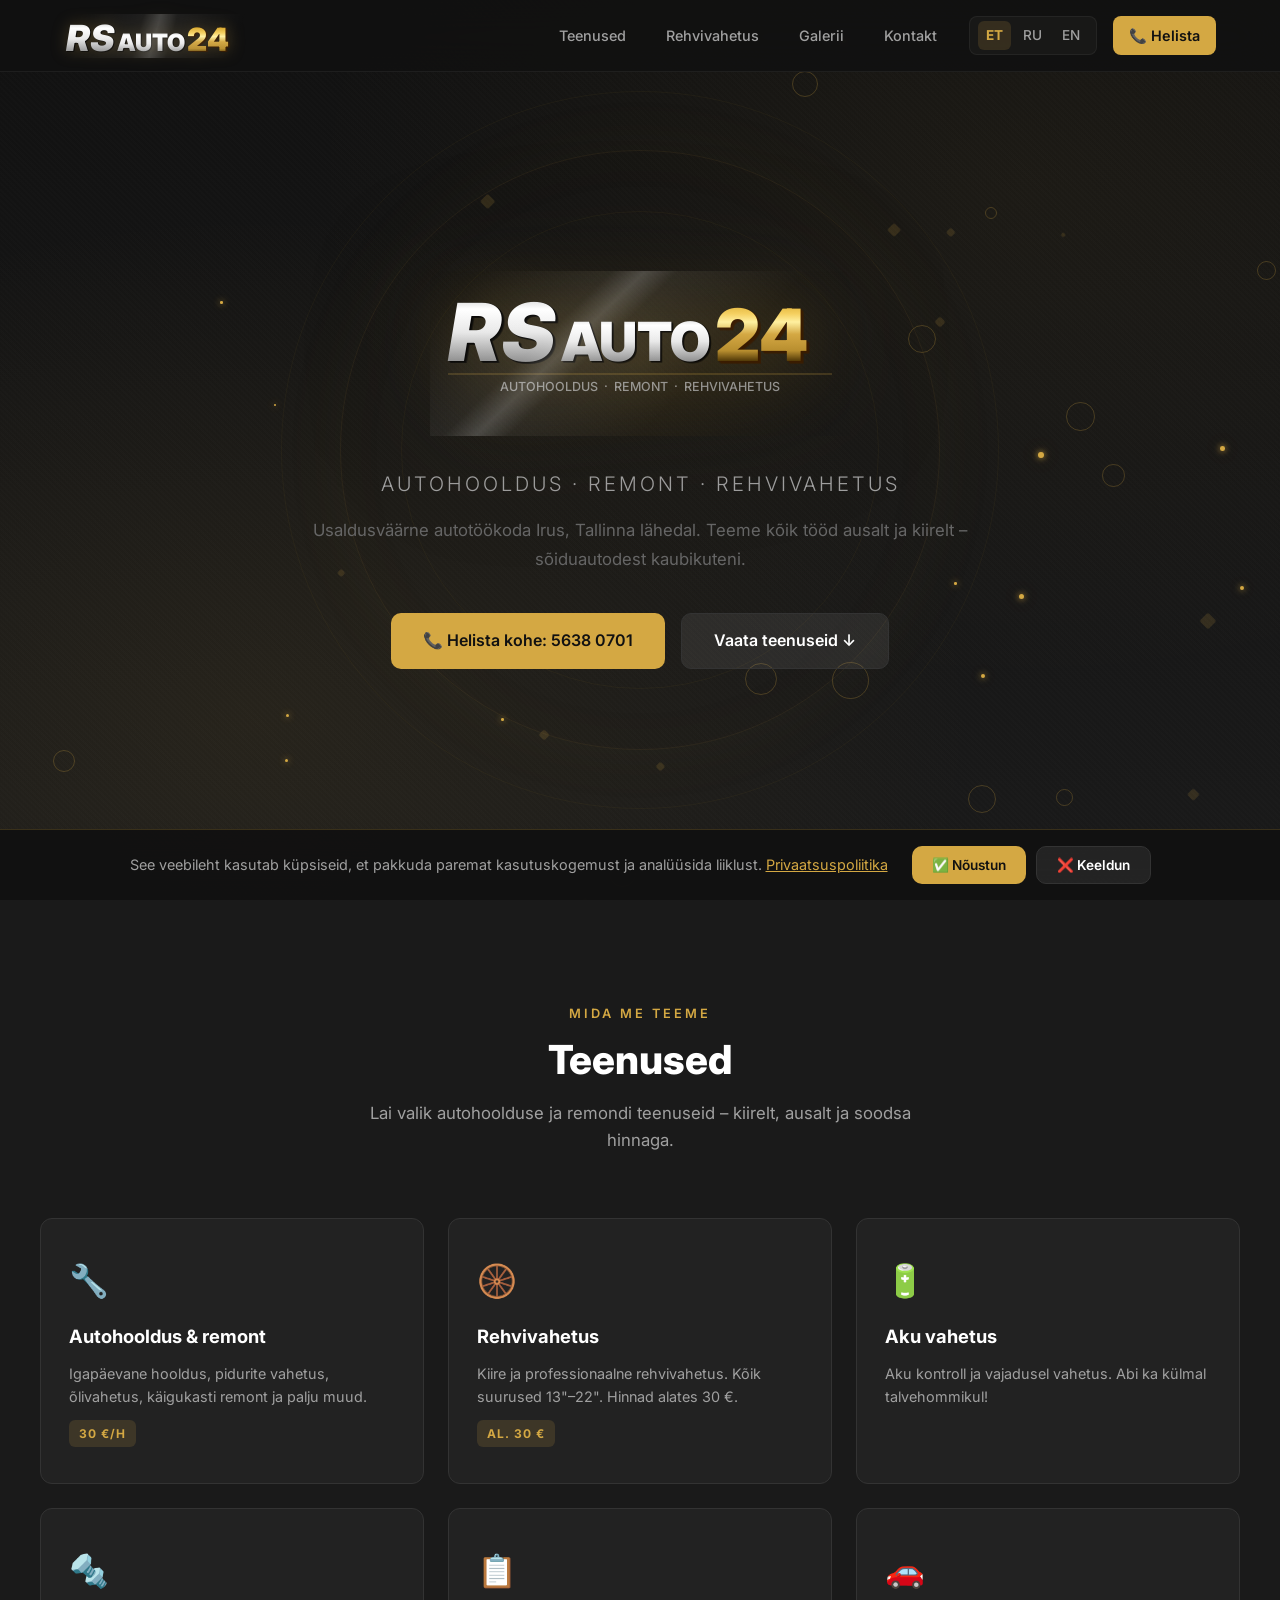
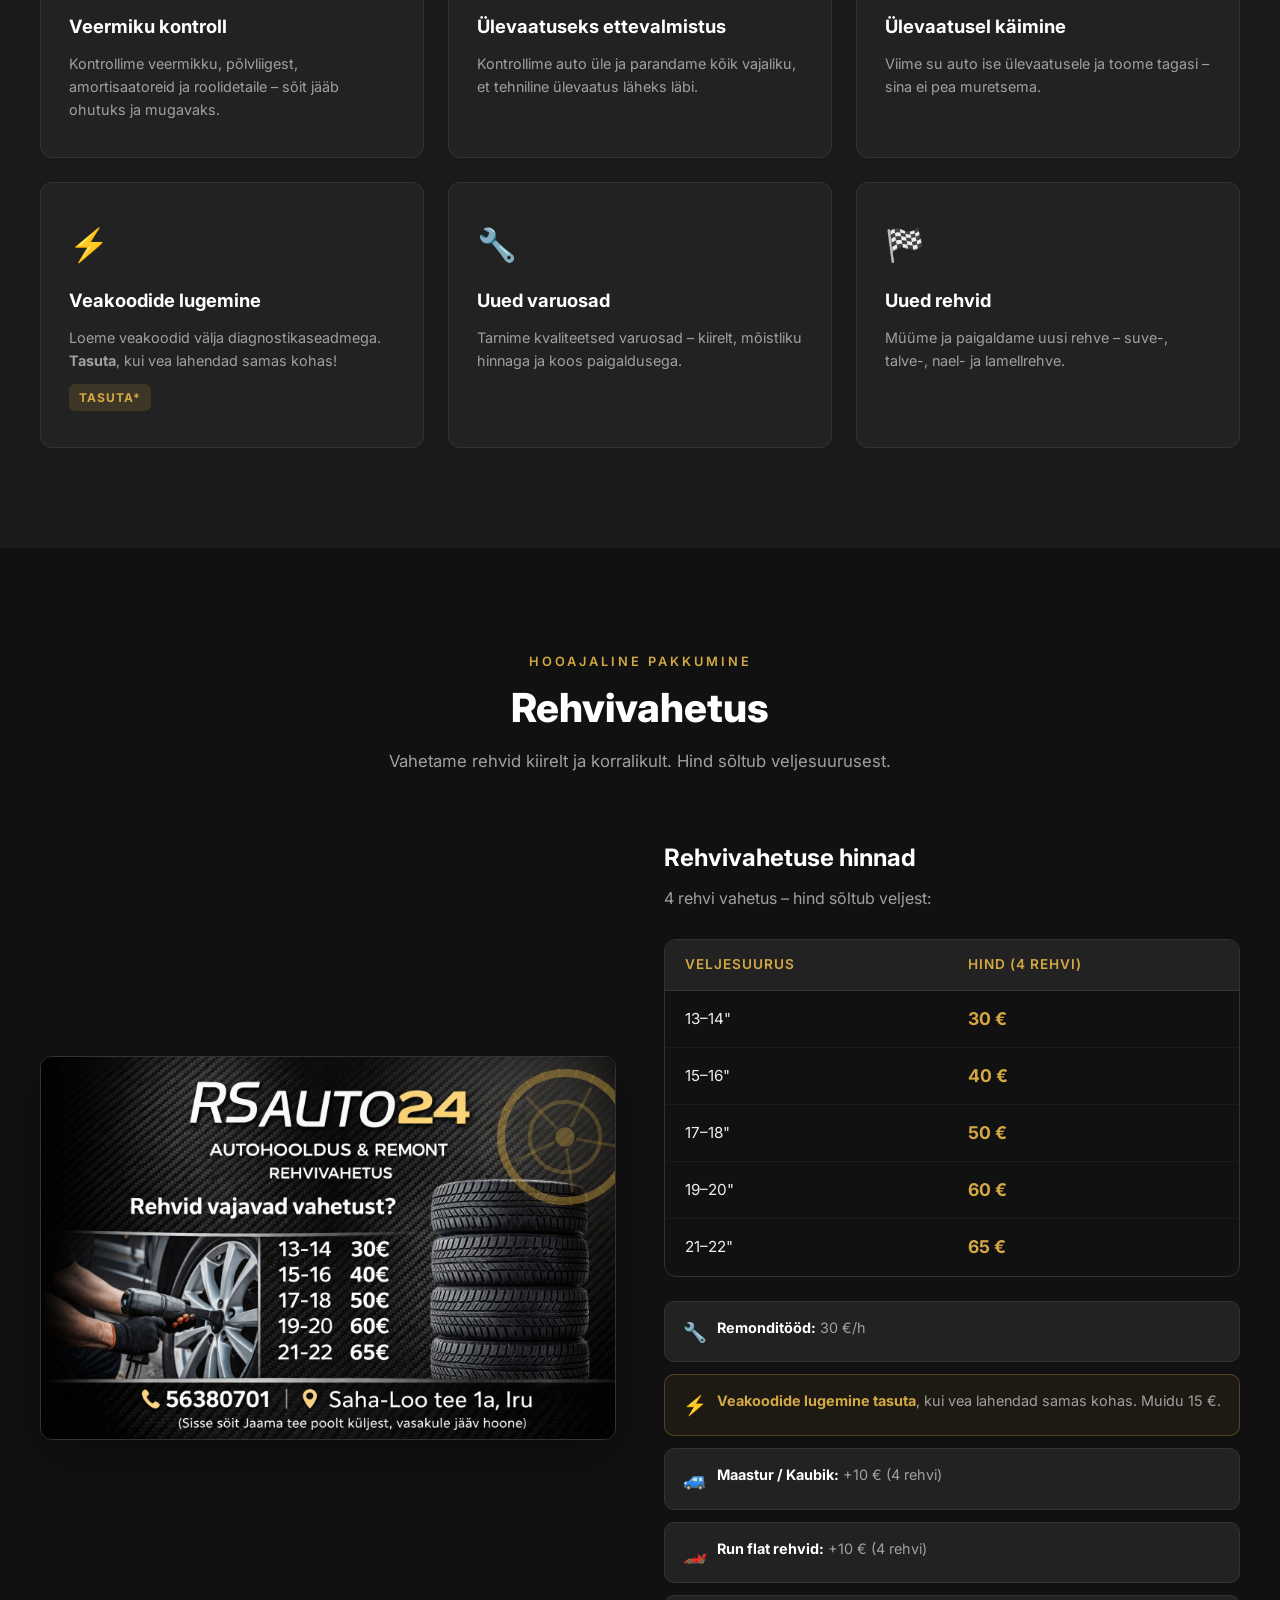
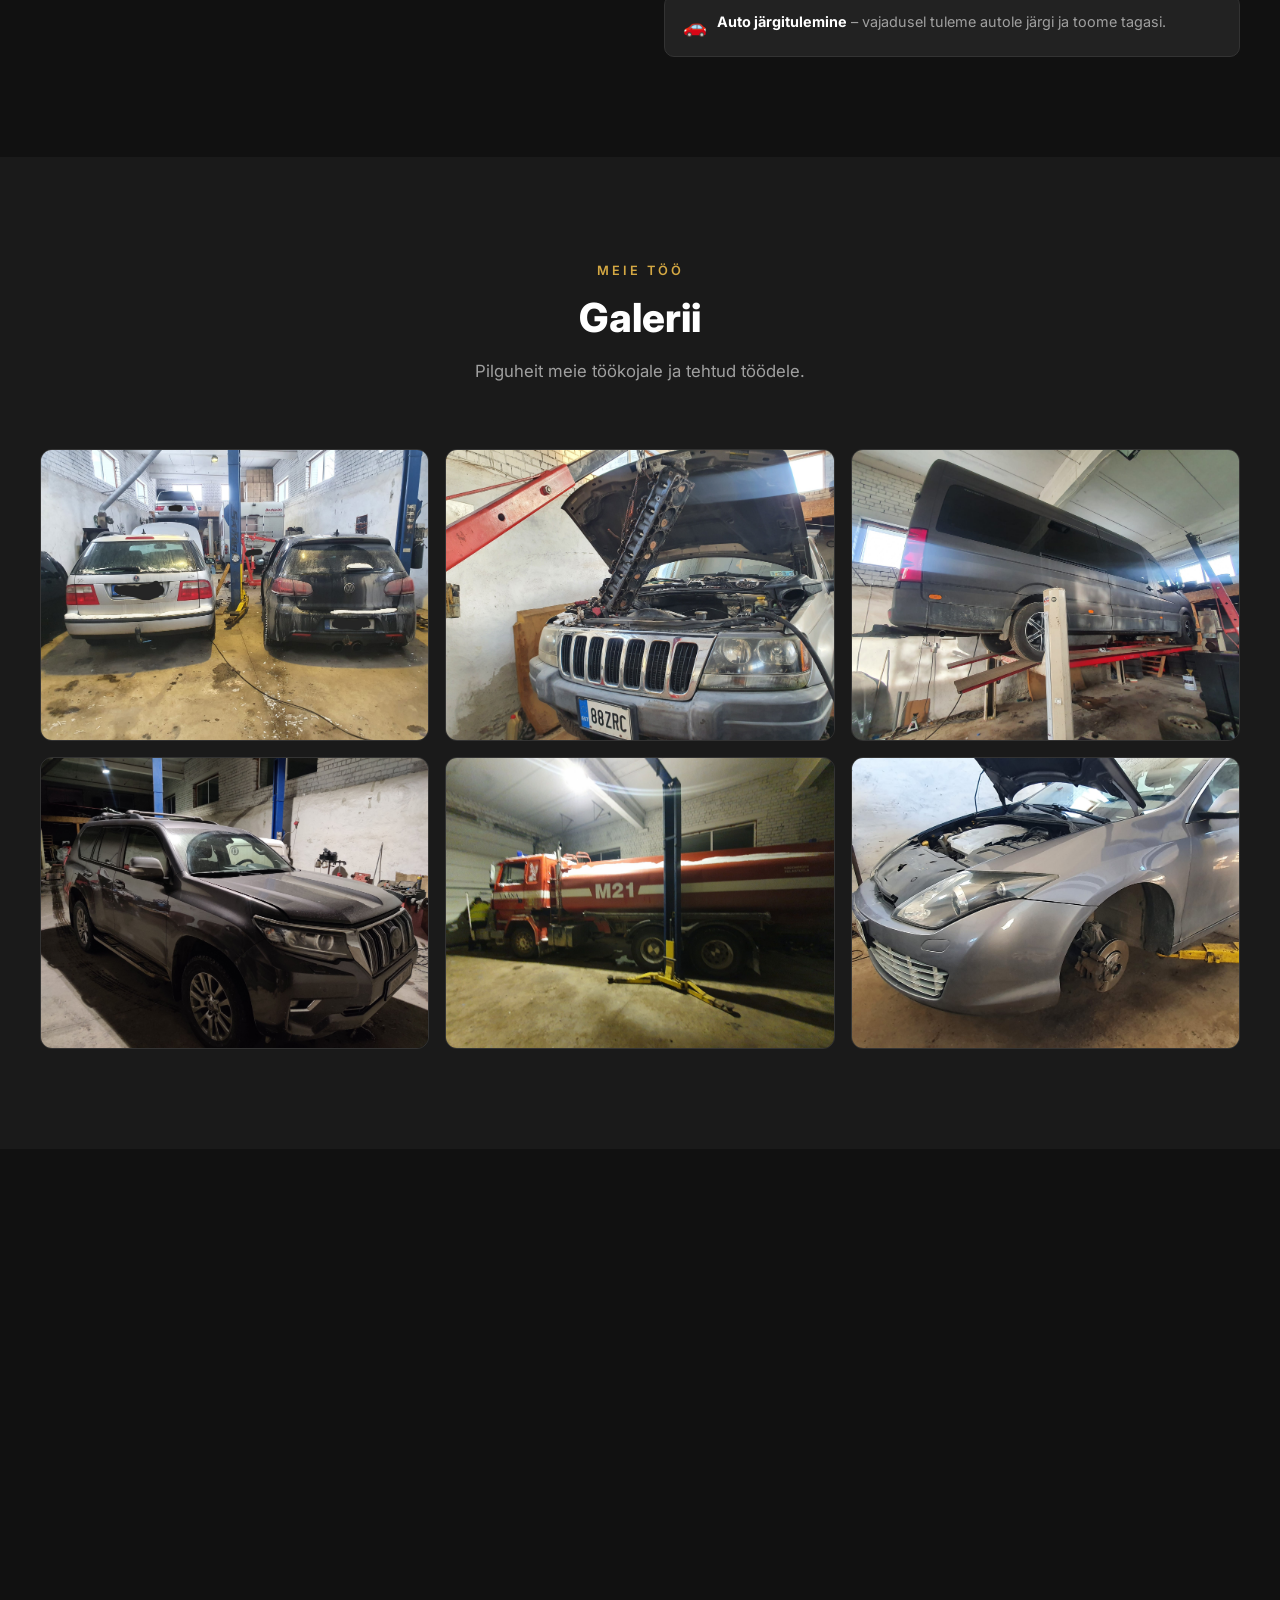
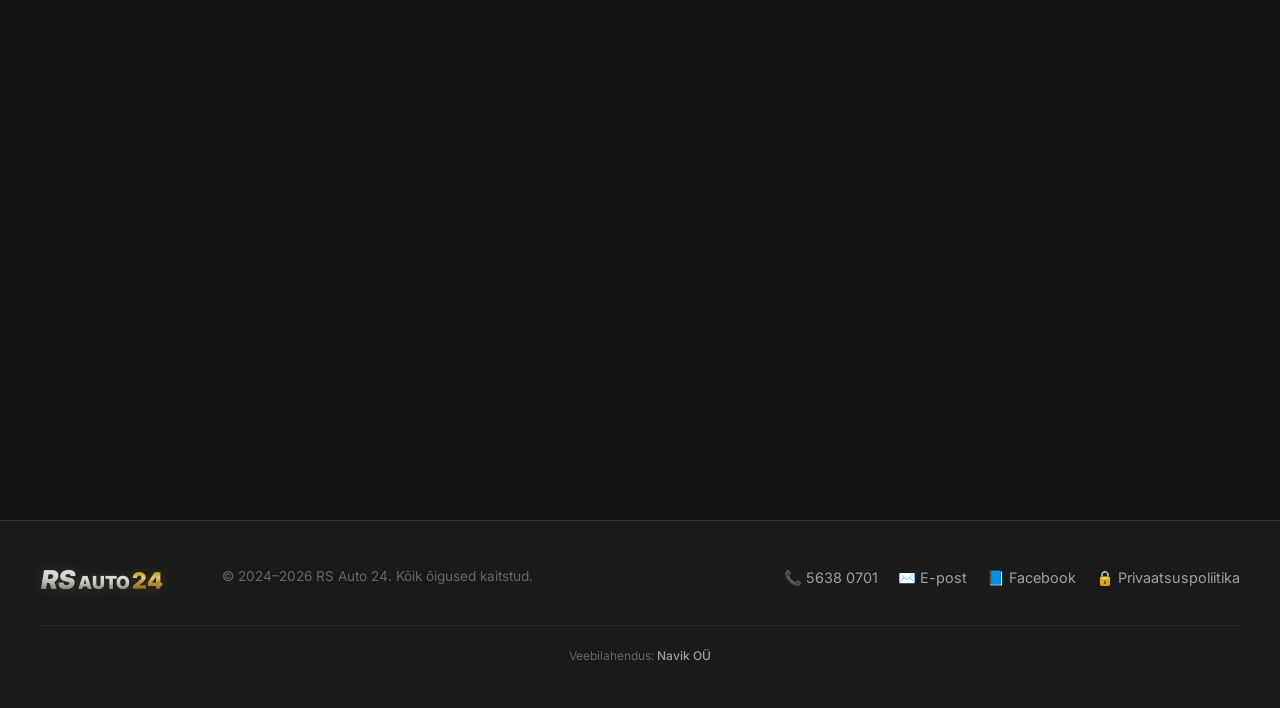
<file: index.html>
<!DOCTYPE html>
<html lang="et">
<head>
  <meta charset="UTF-8">
  <meta name="viewport" content="width=device-width, initial-scale=1.0">
  <title>RS Auto 24 – Autohooldus & Remont | Iru, Tallinn</title>
  <meta name="description" content="RS Auto 24 – professionaalne autohooldus, remont ja rehvivahetus Irus, Tallinna lähedal. Remonditööd al. 30€/h. Rehvivahetus al. 30€. Helista 5638 0701!">
  <meta name="keywords" content="autoremont, autohooldus, rehvivahetus, Iru, Tallinn, RS Auto 24, veakoodide lugemine, aku vahetus, ülevaatus">
  <meta name="robots" content="index, follow">
  <link rel="canonical" href="https://rsauto24.ee/">

  <!-- Hreflang -->
  <link rel="alternate" hreflang="et" href="https://rsauto24.ee/">
  <link rel="alternate" hreflang="en" href="https://rsauto24.ee/en.html">
  <link rel="alternate" hreflang="ru" href="https://rsauto24.ee/ru.html">
  <link rel="alternate" hreflang="x-default" href="https://rsauto24.ee/">

  <!-- Favicon -->
  <link rel="icon" type="image/svg+xml" href="assets/favicon.svg">
  <link rel="icon" type="image/png" sizes="32x32" href="assets/favicon-32.png">

  <!-- Open Graph -->
  <meta property="og:title" content="RS Auto 24 – Autohooldus & Remont | Iru, Tallinn">
  <meta property="og:description" content="Professionaalne autohooldus, remont ja rehvivahetus Irus, Tallinna lähedal. Remonditööd al. 30€/h. Helista 5638 0701!">
  <meta property="og:image" content="https://rsauto24.ee/assets/logo.jpg">
  <meta property="og:image:width" content="400">
  <meta property="og:image:height" content="400">
  <meta property="og:url" content="https://rsauto24.ee/">
  <meta property="og:type" content="website">
  <meta property="og:locale" content="et_EE">
  <meta property="og:site_name" content="RS Auto 24">

  <!-- Twitter Card -->
  <meta name="twitter:card" content="summary">
  <meta name="twitter:title" content="RS Auto 24 – Autohooldus & Remont">
  <meta name="twitter:description" content="Professionaalne autohooldus, remont ja rehvivahetus Irus. Helista 5638 0701!">
  <meta name="twitter:image" content="https://rsauto24.ee/assets/logo.jpg">

  <!-- Styles -->
  <link rel="stylesheet" href="styles.css?v=2.2">

  <!-- Google Consent Mode v2 (default denied) -->
  <script>
    window.dataLayer = window.dataLayer || [];
    function gtag(){dataLayer.push(arguments);}
    gtag('consent', 'default', {
      'ad_storage': 'denied',
      'ad_user_data': 'denied',
      'ad_personalization': 'denied',
      'analytics_storage': 'denied',
      'wait_for_update': 500
    });
  </script>

  <!-- GA4 -->
  <script async src="https://www.googletagmanager.com/gtag/js?id=G-XXXXXXXXXX"></script>
  <script>
    window.dataLayer = window.dataLayer || [];
    function gtag(){dataLayer.push(arguments);}
    gtag('js', new Date());
    gtag('config', 'G-XXXXXXXXXX', { 'anonymize_ip': true });
  </script>

  <!-- JSON-LD Schema -->
  <script type="application/ld+json">
  {
    "@context": "https://schema.org",
    "@type": "AutoRepair",
    "name": "RS Auto 24",
    "description": "Autohooldus, remont ja rehvivahetus Irus, Tallinna lähedal.",
    "image": "assets/logo.jpg",
    "telephone": "+3725638 0701",
    "email": "rsauto244@gmail.com",
    "address": {
      "@type": "PostalAddress",
      "streetAddress": "Saha-Loo tee 1a",
      "addressLocality": "Iru",
      "addressCountry": "EE"
    },
    "geo": {
      "@type": "GeoCoordinates",
      "latitude": 59.453944,
      "longitude": 24.920611
    },
    "url": "https://rsauto24.ee",
    "sameAs": [
      "https://www.facebook.com/profile.php?id=100089255232353"
    ],
    "priceRange": "€€",
    "openingHoursSpecification": {
      "@type": "OpeningHoursSpecification",
      "dayOfWeek": ["Monday","Tuesday","Wednesday","Thursday","Friday"],
      "opens": "09:00",
      "closes": "18:00"
    }
  }
  </script>
</head>
<body>

  <!-- ============ COOKIE BANNER ============ -->
  <div id="cookieBanner" class="cookie-banner" role="dialog" aria-label="Küpsiste nõusolek" style="display:none;">
    <div class="cookie-banner-inner">
      <p>See veebileht kasutab küpsiseid, et pakkuda paremat kasutuskogemust ja analüüsida liiklust. <a href="privaatsuspoliitika.html">Privaatsuspoliitika</a></p>
      <div class="cookie-banner-actions">
        <button id="cookieAccept" class="btn btn-primary btn-sm">✅ Nõustun</button>
        <button id="cookieReject" class="btn btn-secondary btn-sm">❌ Keeldun</button>
      </div>
    </div>
  </div>

  <!-- ============ HEADER ============ -->
  <header class="header" id="top">
    <div class="header-inner">
      <a href="#top" class="header-logo-link" id="headerLogoLink">
        <canvas id="headerLogoCanvas" class="header-logo-canvas" aria-label="RS Auto 24 logo"></canvas>
      </a>
      <nav class="nav-links" id="navLinks">
        <a href="#teenused">Teenused</a>
        <a href="#rehvivahetus">Rehvivahetus</a>
        <a href="#galerii">Galerii</a>
        <a href="#kontakt">Kontakt</a>
        <div class="lang-switch">
          <a href="index.html" class="active">ET</a>
          <a href="ru.html">RU</a>
          <a href="en.html">EN</a>
        </div>
        <a href="tel:+37256380701" class="nav-cta">📞 Helista</a>
      </nav>
      <button class="mobile-menu-btn" id="mobileMenuBtn" aria-label="Menüü">
        <span></span>
        <span></span>
        <span></span>
      </button>
    </div>
  </header>

  <!-- ============ HERO ============ -->
  <section class="hero" id="hero">
    <div class="hero-bg"></div>
    <!-- Floating 3D particles -->
    <div class="hero-particles" id="heroParticles"></div>
    <!-- Animated glow ring -->
    <div class="hero-glow-ring"></div>
    <div class="hero-content">
      <h1 class="sr-only">RS Auto 24 – Autohooldus ja Remont Irus</h1>
      <canvas id="heroLogoCanvas" class="hero-logo-canvas" aria-label="RS Auto 24"></canvas>
      <p class="hero-tagline">Autohooldus · Remont · Rehvivahetus</p>
      <p class="hero-subtitle">Usaldusväärne autotöökoda Irus, Tallinna lähedal. Teeme kõik tööd ausalt ja kiirelt – sõiduautodest kaubikuteni.</p>
      <div class="hero-actions">
        <a href="tel:+37256380701" class="btn btn-primary">📞 Helista kohe: 5638 0701</a>
        <a href="#teenused" class="btn btn-secondary">Vaata teenuseid ↓</a>
      </div>
    </div>
  </section>

  <!-- ============ TEENUSED (Services) ============ -->
  <section class="section section-alt" id="teenused">
    <div class="container">
      <div class="section-header fade-in">
        <span class="section-label">Mida me teeme</span>
        <h2 class="section-title">Teenused</h2>
        <p class="section-desc">Lai valik autohoolduse ja remondi teenuseid – kiirelt, ausalt ja soodsa hinnaga.</p>
      </div>

      <div class="services-grid stagger-children">
        <div class="service-card fade-in">
          <span class="service-icon">🔧</span>
          <h3>Autohooldus & remont</h3>
          <p>Igapäevane hooldus, pidurite vahetus, õlivahetus, käigukasti remont ja palju muud.</p>
          <span class="service-badge">30 €/h</span>
        </div>

        <div class="service-card fade-in">
          <span class="service-icon">🛞</span>
          <h3>Rehvivahetus</h3>
          <p>Kiire ja professionaalne rehvivahetus. Kõik suurused 13"–22". Hinnad alates 30 €.</p>
          <span class="service-badge">Al. 30 €</span>
        </div>

        <div class="service-card fade-in">
          <span class="service-icon">🔋</span>
          <h3>Aku vahetus</h3>
          <p>Aku kontroll ja vajadusel vahetus. Abi ka külmal talvehommikul!</p>
        </div>

        <div class="service-card fade-in">
          <span class="service-icon">🔩</span>
          <h3>Veermiku kontroll</h3>
          <p>Kontrollime veermikku, põlvliigest, amortisaatoreid ja roolidetaile – sõit jääb ohutuks ja mugavaks.</p>
        </div>
        <div class="service-card fade-in">
          <span class="service-icon">📋</span>
          <h3>Ülevaatuseks ettevalmistus</h3>
          <p>Kontrollime auto üle ja parandame kõik vajaliku, et tehniline ülevaatus läheks läbi.</p>
        </div>

        <div class="service-card fade-in">
          <span class="service-icon">🚗</span>
          <h3>Ülevaatusel käimine</h3>
          <p>Viime su auto ise ülevaatusele ja toome tagasi – sina ei pea muretsema.</p>
        </div>

        <div class="service-card fade-in">
          <span class="service-icon">⚡</span>
          <h3>Veakoodide lugemine</h3>
          <p>Loeme veakoodid välja diagnostikaseadmega. <strong>Tasuta</strong>, kui vea lahendad samas kohas!</p>
          <span class="service-badge">Tasuta*</span>
        </div>

        <div class="service-card fade-in">
          <span class="service-icon">🔧</span>
          <h3>Uued varuosad</h3>
          <p>Tarnime kvaliteetsed varuosad – kiirelt, mõistliku hinnaga ja koos paigaldusega.</p>
        </div>

        <div class="service-card fade-in">
          <span class="service-icon">🏁</span>
          <h3>Uued rehvid</h3>
          <p>Müüme ja paigaldame uusi rehve – suve-, talve-, nael- ja lamellrehve.</p>
        </div>
      </div>
    </div>
  </section>

  <!-- ============ REHVIVAHETUS (Tire Change Pricing) ============ -->
  <section class="section" id="rehvivahetus">
    <div class="container">
      <div class="section-header fade-in">
        <span class="section-label">Hooajaline pakkumine</span>
        <h2 class="section-title">Rehvivahetus</h2>
        <p class="section-desc">Vahetame rehvid kiirelt ja korralikult. Hind sõltub veljesuurusest.</p>
      </div>

      <div class="pricing-section">
        <div class="pricing-image fade-in">
          <img src="assets/tire-prices.jpg" alt="RS Auto 24 rehvivahetuse hinnad" loading="lazy">
          <!-- 3D rotating tire overlay -->
          <canvas id="tireCanvas" class="tire-canvas"></canvas>
        </div>

        <div class="pricing-content fade-in">
          <h3>Rehvivahetuse hinnad</h3>
          <p>4 rehvi vahetus – hind sõltub veljest:</p>

          <table class="price-table">
            <thead>
              <tr>
                <th>Veljesuurus</th>
                <th>Hind (4 rehvi)</th>
              </tr>
            </thead>
            <tbody>
              <tr>
                <td>13–14"</td>
                <td class="price">30 €</td>
              </tr>
              <tr>
                <td>15–16"</td>
                <td class="price">40 €</td>
              </tr>
              <tr>
                <td>17–18"</td>
                <td class="price">50 €</td>
              </tr>
              <tr>
                <td>19–20"</td>
                <td class="price">60 €</td>
              </tr>
              <tr>
                <td>21–22"</td>
                <td class="price">65 €</td>
              </tr>
            </tbody>
          </table>

          <div class="pricing-extra">
            <div class="pricing-note">
              <span class="note-icon">🔧</span>
              <div><strong>Remonditööd:</strong> 30 €/h</div>
            </div>
            <div class="pricing-note highlight">
              <span class="note-icon">⚡</span>
              <div><strong>Veakoodide lugemine tasuta</strong>, kui vea lahendad samas kohas. Muidu 15 €.</div>
            </div>
            <div class="pricing-note">
              <span class="note-icon">🚙</span>
              <div><strong>Maastur / Kaubik:</strong> +10 € (4 rehvi)</div>
            </div>
            <div class="pricing-note">
              <span class="note-icon">🏎️</span>
              <div><strong>Run flat rehvid:</strong> +10 € (4 rehvi)</div>
            </div>
            <div class="pricing-note">
              <span class="note-icon">🚗</span>
              <div><strong>Auto järgitulemine</strong> – vajadusel tuleme autole järgi ja toome tagasi.</div>
            </div>
          </div>
        </div>
      </div>
    </div>
  </section>

  <!-- ============ GALERII (Gallery) ============ -->
  <section class="section section-alt" id="galerii">
    <div class="container">
      <div class="section-header fade-in">
        <span class="section-label">Meie töö</span>
        <h2 class="section-title">Galerii</h2>
        <p class="section-desc">Pilguheit meie töökojale ja tehtud töödele.</p>
      </div>

      <div class="gallery-grid stagger-children">
        <div class="gallery-item fade-in">
          <img src="assets/gallery-1.jpg" alt="RS Auto 24 töökoda – autod tõstukil" loading="lazy">
          <span class="gallery-caption">Avar töökoda mitme tõstukiga</span>
        </div>
        <div class="gallery-item fade-in">
          <img src="assets/gallery-2.jpg" alt="Mootori remont – ploki peade vahetus" loading="lazy">
          <span class="gallery-caption">Mootori kapitaalremont</span>
        </div>
        <div class="gallery-item fade-in">
          <img src="assets/gallery-3.jpg" alt="Suur sõiduk tõstukil – VW buss" loading="lazy">
          <span class="gallery-caption">Ka suuremad sõidukid mahutame</span>
        </div>
        <div class="gallery-item fade-in">
          <img src="assets/gallery-4.jpg" alt="Toyota Land Cruiser töökjas" loading="lazy">
          <span class="gallery-caption">Toyota Land Cruiser hoolduses</span>
        </div>
        <div class="gallery-item fade-in">
          <img src="assets/gallery-5.jpg" alt="Tuletõrjeauto remondis" loading="lazy">
          <span class="gallery-caption">Tuletõrjeauto hooldus</span>
        </div>
        <div class="gallery-item fade-in">
          <img src="assets/gallery-6.jpg" alt="Auto piduriketta vahetus" loading="lazy">
          <span class="gallery-caption">Pidurite hooldus ja vahetus</span>
        </div>
      </div>
    </div>
  </section>

  <!-- ============ KONTAKT (Contact) ============ -->
  <section class="section" id="kontakt">
    <div class="container">
      <div class="section-header fade-in">
        <span class="section-label">Võta ühendust</span>
        <h2 class="section-title">Kontakt</h2>
        <p class="section-desc">Helista, kirjuta või tule kohale – aitame alati hea meelega!</p>
      </div>

      <div class="contact-grid">
        <div class="contact-info fade-in">
          <div class="contact-card">
            <div class="contact-icon">📞</div>
            <div>
              <h4>Telefon</h4>
              <a href="tel:+37256380701">5638 0701</a>
              <p class="contact-direction">Helista või kirjuta – lepime aja kokku!</p>
            </div>
          </div>

          <div class="contact-card">
            <div class="contact-icon">✉️</div>
            <div>
              <h4>E-post</h4>
              <a href="mailto:rsauto244@gmail.com">rsauto244@gmail.com</a>
            </div>
          </div>

          <div class="contact-card">
            <div class="contact-icon">📍</div>
            <div>
              <h4>Asukoht</h4>
              <p>Saha-Loo tee 1a, Iru</p>
              <p class="contact-direction">59°27'14.2"N 24°55'14.2"E</p>
              <p class="contact-direction">Sisse sõit Jaama tee poolt küljest, vasakule jääv hoone</p>
            </div>
          </div>

          <div class="contact-card">
            <div class="contact-icon">📘</div>
            <div>
              <h4>Facebook</h4>
              <a href="https://www.facebook.com/profile.php?id=100089255232353" target="_blank" rel="noopener noreferrer">RSauto24</a>
              <p class="contact-direction">Jälgi meid Facebookis!</p>
            </div>
          </div>
        </div>

        <div class="contact-map fade-in">
          <a href="https://www.google.com/maps?q=59.453944,24.920611" target="_blank" rel="noopener" title="Ava Google Mapsis">
            <img src="assets/kaart.png?v=3" alt="RS Auto 24 asukoht kaardil – Saha-Loo tee, Iru" class="contact-map-img" />
          </a>
        </div>

      </div>
    </div>
  </section>

  <!-- ============ FOOTER ============ -->
  <footer class="footer">
    <div class="footer-inner">
      <div class="footer-left">
        <canvas id="footerLogoCanvas" class="footer-logo-canvas" aria-label="RS Auto 24"></canvas>
        <span class="footer-text">© 2024–2026 RS Auto 24. Kõik õigused kaitstud.</span>
      </div>
      <div class="footer-links">
        <a href="tel:+37256380701">📞 5638 0701</a>
        <a href="mailto:rsauto244@gmail.com">✉️ E-post</a>
        <a href="https://www.facebook.com/profile.php?id=100089255232353" target="_blank" rel="noopener noreferrer">📘 Facebook</a>
        <a href="privaatsuspoliitika.html">🔒 Privaatsuspoliitika</a>
      </div>
      <div class="footer-credit">
        <span>Veebilahendus: <a href="https://navik.ee/veeb/" target="_blank" rel="noopener">Navik OÜ</a></span>
      </div>
    </div>
  </footer>

  <script src="script.js?v=2.2"></script>

  <!-- Cookie Consent Logic + MS Clarity (consent-gated) + GA4 Events -->
  <script>
    (function() {
      var banner = document.getElementById('cookieBanner');
      var acceptBtn = document.getElementById('cookieAccept');
      var rejectBtn = document.getElementById('cookieReject');
      var consent = localStorage.getItem('cookieConsent');

      // Show banner if no choice made
      if (!consent) {
        banner.style.display = 'flex';
      } else if (consent === 'accepted') {
        activateTracking();
      }

      acceptBtn.addEventListener('click', function() {
        localStorage.setItem('cookieConsent', 'accepted');
        banner.style.display = 'none';
        gtag('consent', 'update', {
          'ad_storage': 'granted',
          'ad_user_data': 'granted',
          'ad_personalization': 'granted',
          'analytics_storage': 'granted'
        });
        activateTracking();
      });

      rejectBtn.addEventListener('click', function() {
        localStorage.setItem('cookieConsent', 'rejected');
        banner.style.display = 'none';
      });

      function activateTracking() {
        // MS Clarity (consent-gated)
        if (!window._clarityLoaded) {
          window._clarityLoaded = true;
          (function(c,l,a,r,i,t,y){
            c[a]=c[a]||function(){(c[a].q=c[a].q||[]).push(arguments)};
            t=l.createElement(r);t.async=1;t.src="https://www.clarity.ms/tag/CLARITY_ID";
            y=l.getElementsByTagName(r)[0];y.parentNode.insertBefore(t,y);
          })(window,document,"clarity","script");
        }
      }

      // GA4 Lead Events — click-to-call tracking
      document.querySelectorAll('a[href^="tel:"]').forEach(function(link) {
        link.addEventListener('click', function() {
          if (typeof gtag === 'function') {
            gtag('event', 'generate_lead', {
              event_category: 'contact',
              method: 'phone_call',
              page_section: 'rs_auto_24'
            });
          }
        });
      });

      // GA4 Lead Events — email click tracking
      document.querySelectorAll('a[href^="mailto:"]').forEach(function(link) {
        link.addEventListener('click', function() {
          if (typeof gtag === 'function') {
            gtag('event', 'generate_lead', {
              event_category: 'contact',
              method: 'email',
              page_section: 'rs_auto_24'
            });
          }
        });
      });

      // Scroll Depth Tracking
      var scrollMilestones = [25, 50, 75, 100];
      var firedMilestones = {};
      window.addEventListener('scroll', function() {
        var scrollPercent = Math.round((window.scrollY / (document.documentElement.scrollHeight - window.innerHeight)) * 100);
        scrollMilestones.forEach(function(milestone) {
          if (scrollPercent >= milestone && !firedMilestones[milestone]) {
            firedMilestones[milestone] = true;
            if (typeof gtag === 'function') {
              gtag('event', 'scroll', {
                event_category: 'engagement',
                percent_scrolled: milestone
              });
            }
          }
        });
      });
    })();
  </script>
</body>
</html>
</file>
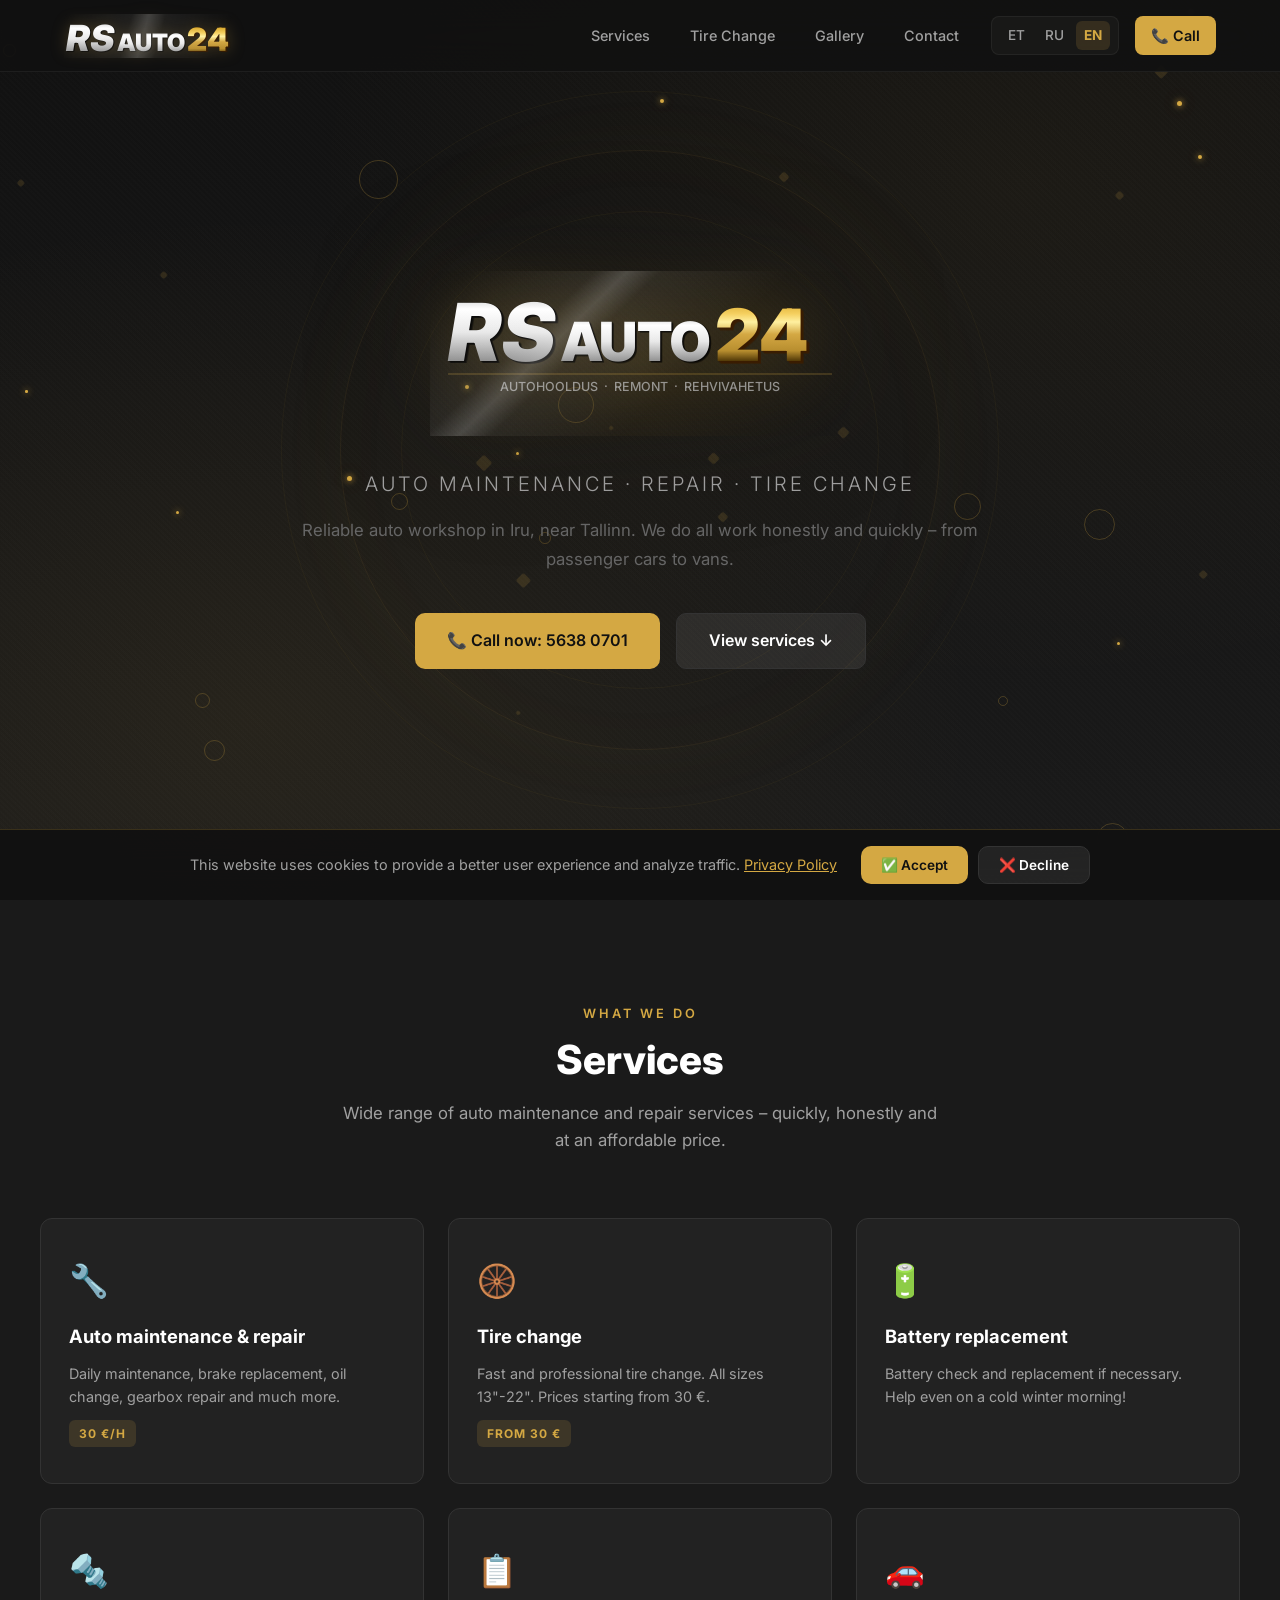
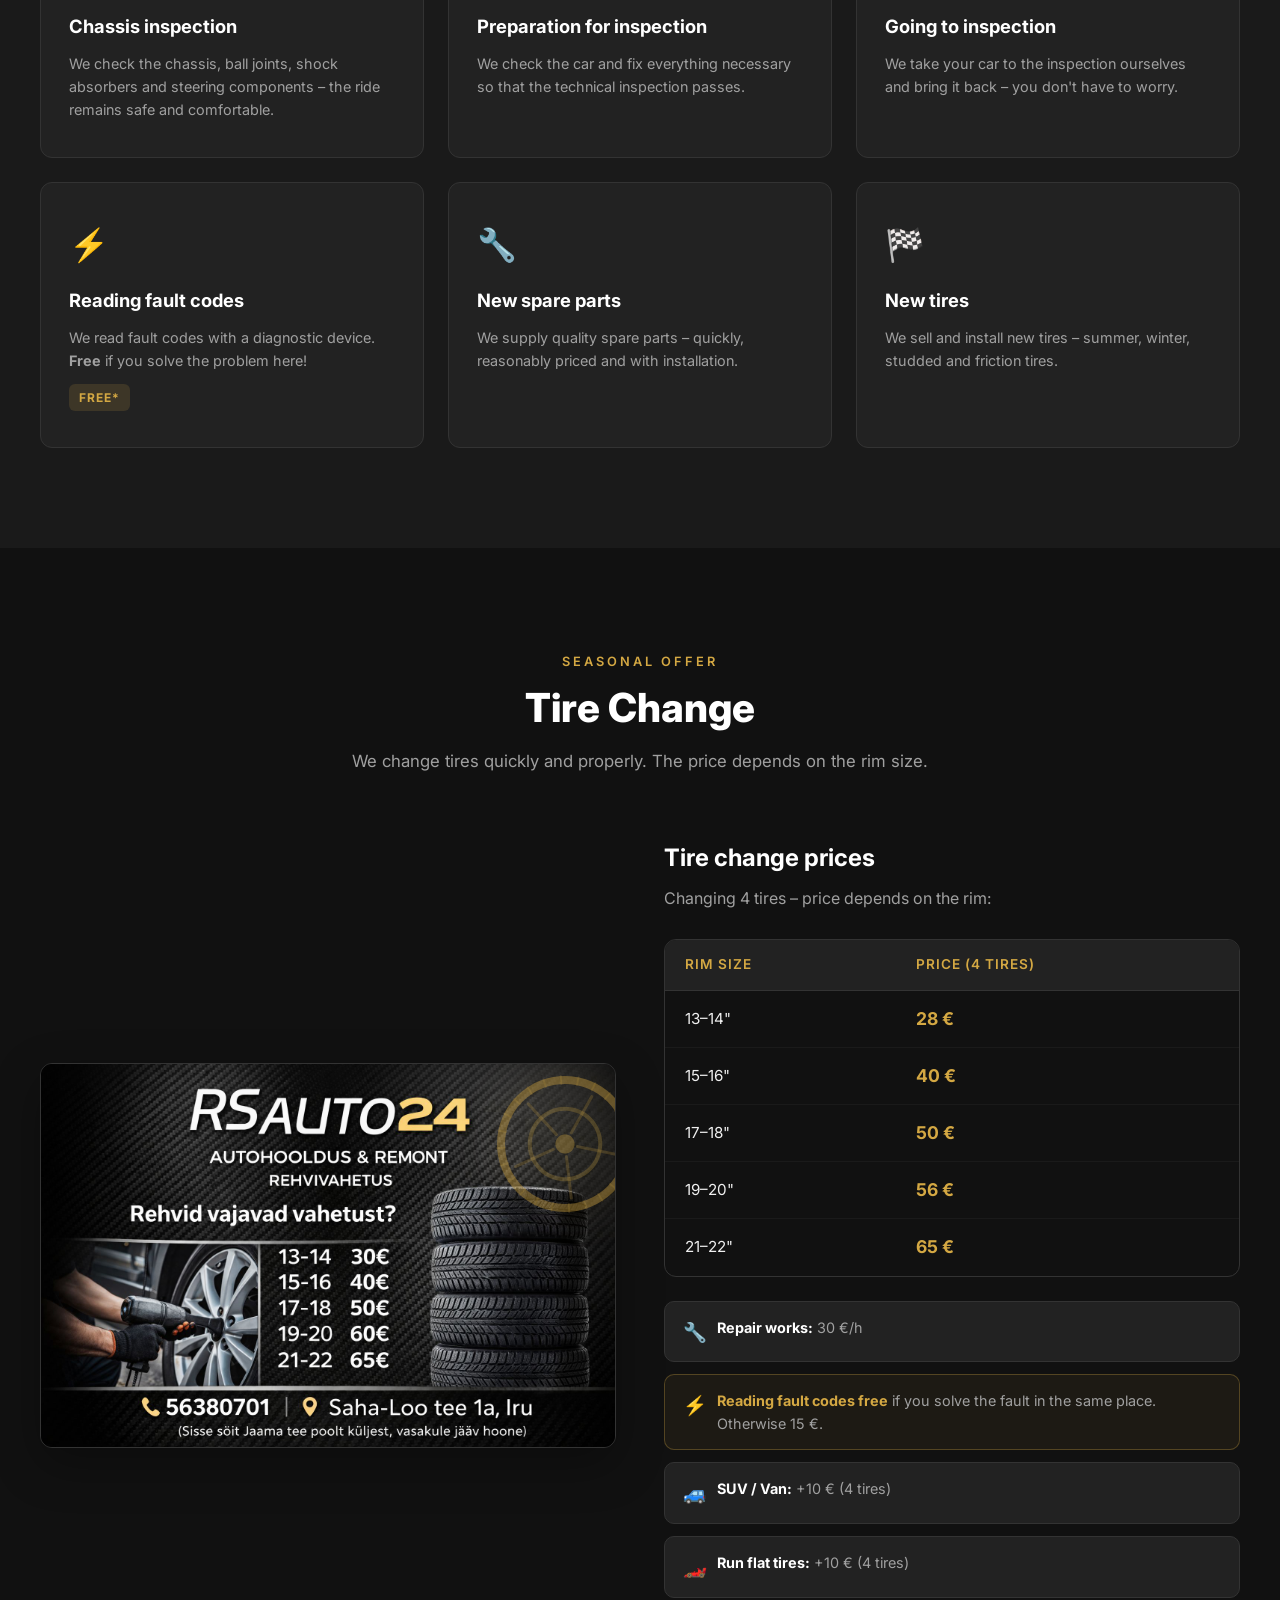
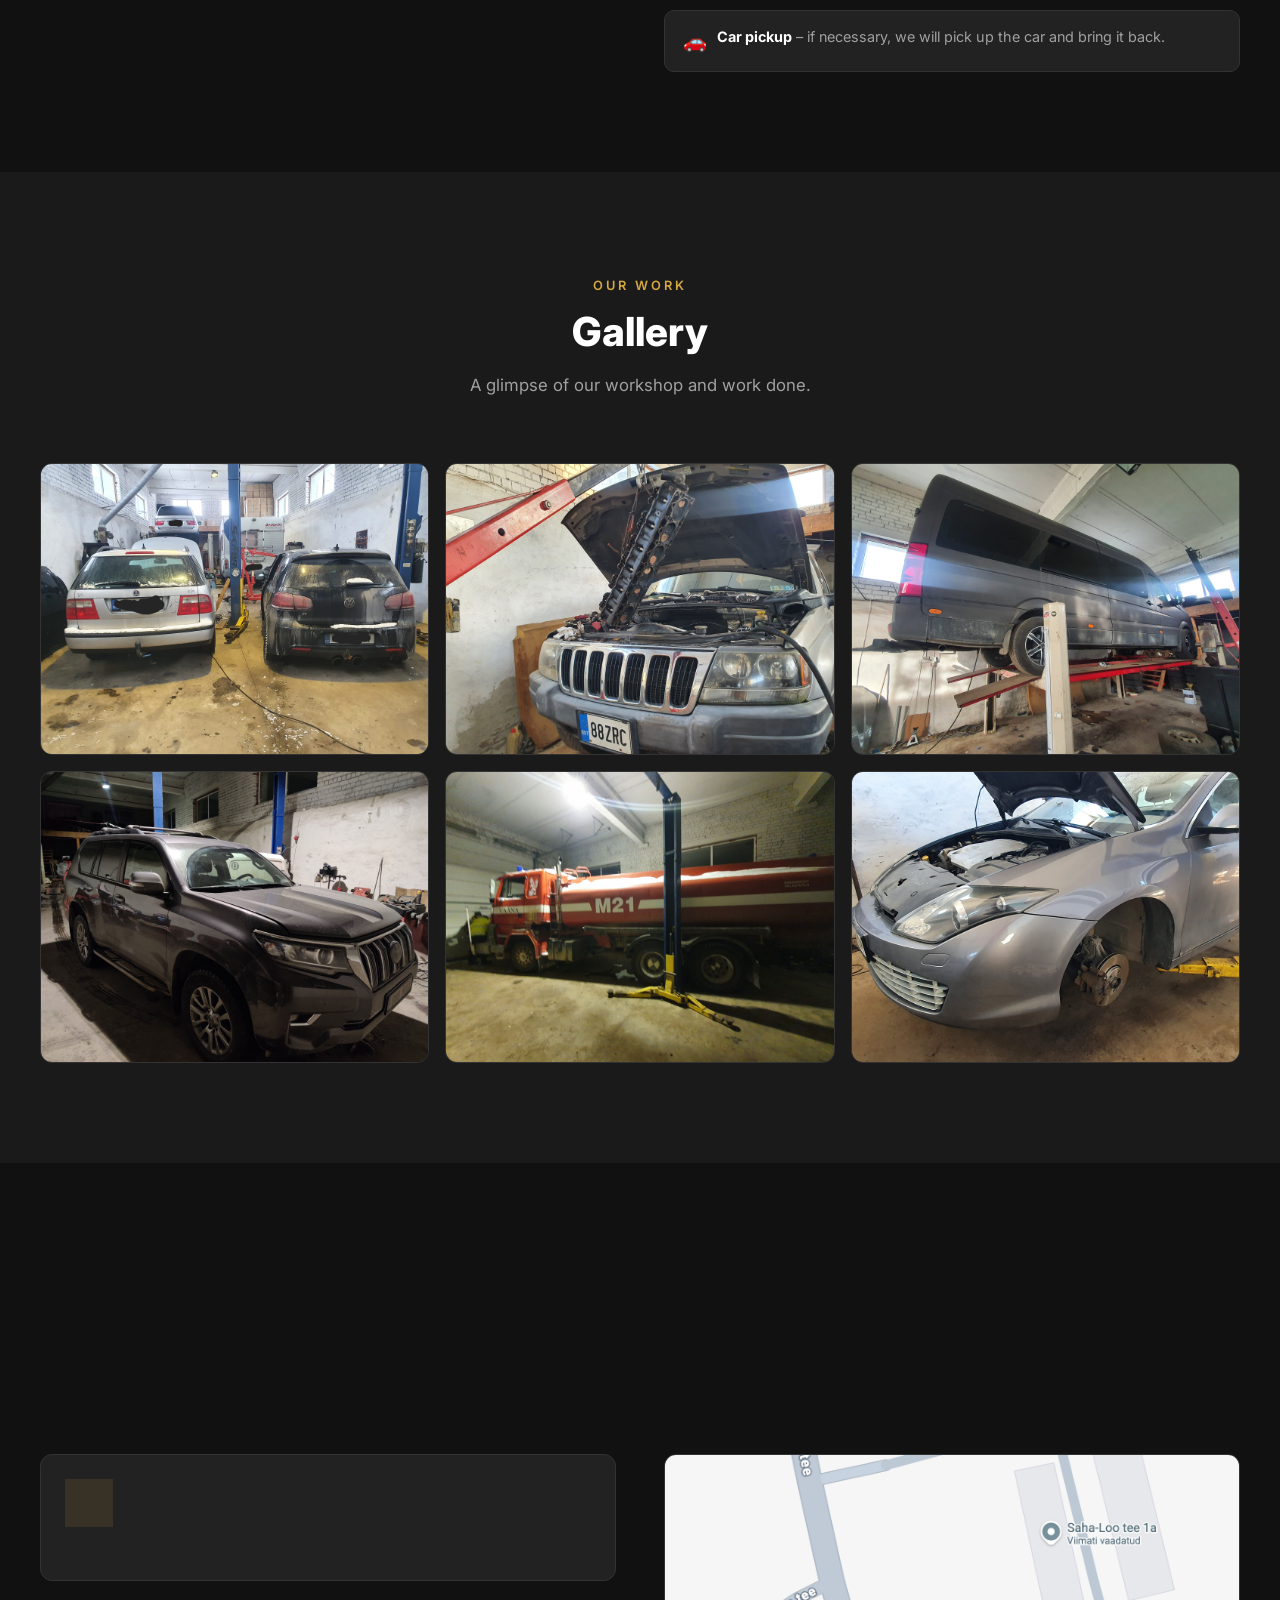
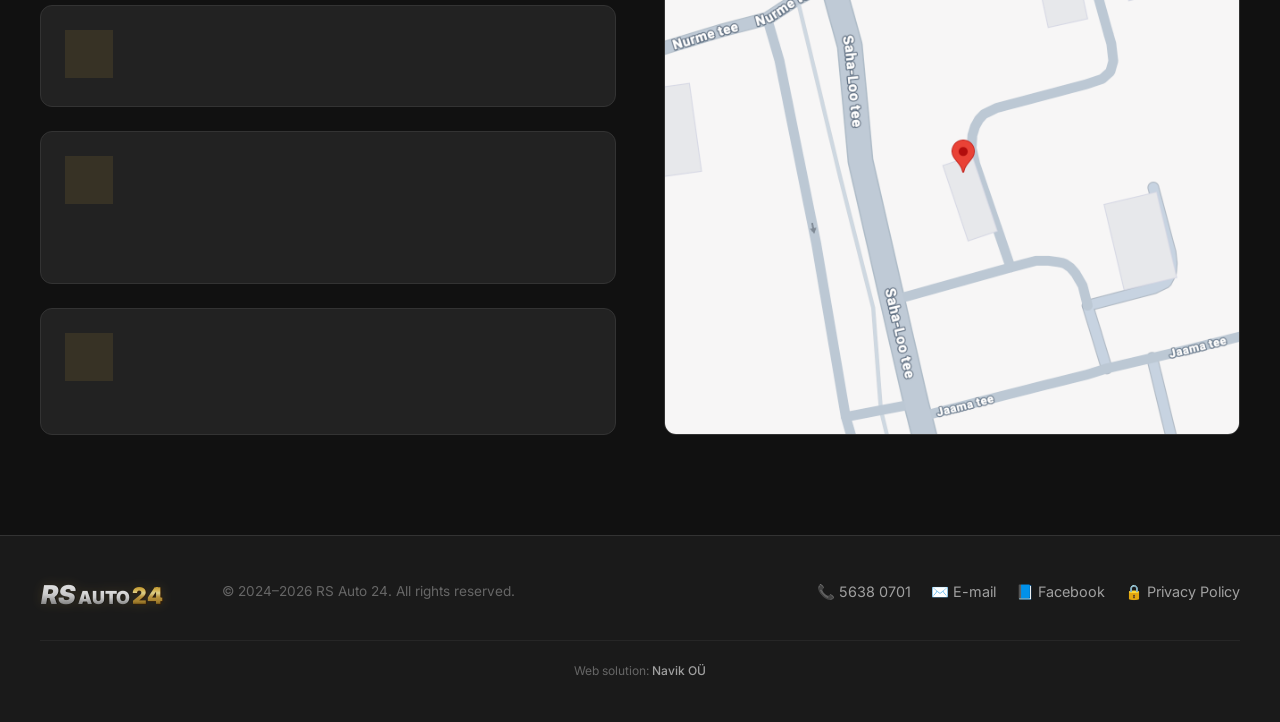
<file: en.html>
<!DOCTYPE html>
<html lang="en">
<head>
  <meta charset="UTF-8">
  <meta name="viewport" content="width=device-width, initial-scale=1.0">
  <title>RS Auto 24 – Auto Maintenance & Repair | Iru, Tallinn</title>
  <meta name="description" content="RS Auto 24 – professional auto maintenance, repair and tire change in Iru, near Tallinn. Repair works from 30€/h. Tire change from 30€. Call 5638 0701!">
  <meta name="keywords" content="auto repair, auto maintenance, tire change, Iru, Tallinn, RS Auto 24, reading fault codes, battery replacement, inspection">
  <meta name="robots" content="index, follow">
  <link rel="canonical" href="https://rsauto24.ee/en.html">

  <!-- Hreflang -->
  <link rel="alternate" hreflang="et" href="https://rsauto24.ee/">
  <link rel="alternate" hreflang="en" href="https://rsauto24.ee/en.html">
  <link rel="alternate" hreflang="ru" href="https://rsauto24.ee/ru.html">
  <link rel="alternate" hreflang="x-default" href="https://rsauto24.ee/">

  <!-- Favicon -->
  <link rel="icon" type="image/svg+xml" href="assets/favicon.svg">
  <link rel="icon" type="image/png" sizes="32x32" href="assets/favicon-32.png">

  <!-- Open Graph -->
  <meta property="og:title" content="RS Auto 24 – Auto Maintenance & Repair | Iru, Tallinn">
  <meta property="og:description" content="Professional auto maintenance, repair and tire change in Iru, near Tallinn. Repair works from 30€/h. Call 5638 0701!">
  <meta property="og:image" content="https://rsauto24.ee/assets/logo.jpg">
  <meta property="og:image:width" content="400">
  <meta property="og:image:height" content="400">
  <meta property="og:url" content="https://rsauto24.ee/en.html">
  <meta property="og:type" content="website">
  <meta property="og:locale" content="en_US">
  <meta property="og:site_name" content="RS Auto 24">

  <!-- Twitter Card -->
  <meta name="twitter:card" content="summary">
  <meta name="twitter:title" content="RS Auto 24 – Auto Maintenance & Repair">
  <meta name="twitter:description" content="Professional auto maintenance, repair and tire change in Iru. Call 5638 0701!">
  <meta name="twitter:image" content="https://rsauto24.ee/assets/logo.jpg">

  <!-- Styles -->
  <link rel="stylesheet" href="styles.css?v=2.2">

  <!-- Google Consent Mode v2 (default denied) -->
  <script>
    window.dataLayer = window.dataLayer || [];
    function gtag(){dataLayer.push(arguments);}
    gtag('consent', 'default', {
      'ad_storage': 'denied',
      'ad_user_data': 'denied',
      'ad_personalization': 'denied',
      'analytics_storage': 'denied',
      'wait_for_update': 500
    });
  </script>

  <!-- GA4 -->
  <script async src="https://www.googletagmanager.com/gtag/js?id=G-XXXXXXXXXX"></script>
  <script>
    window.dataLayer = window.dataLayer || [];
    function gtag(){dataLayer.push(arguments);}
    gtag('js', new Date());
    gtag('config', 'G-XXXXXXXXXX', { 'anonymize_ip': true });
  </script>

  <!-- JSON-LD Schema -->
  <script type="application/ld+json">
  {
    "@context": "https://schema.org",
    "@type": "AutoRepair",
    "name": "RS Auto 24",
    "description": "Auto maintenance, repair and tire change in Iru, near Tallinn.",
    "image": "assets/logo.jpg",
    "telephone": "+3725638 0701",
    "email": "rsauto244@gmail.com",
    "address": {
      "@type": "PostalAddress",
      "streetAddress": "Saha-Loo tee 1a",
      "addressLocality": "Iru",
      "addressCountry": "EE"
    },
    "geo": {
      "@type": "GeoCoordinates",
      "latitude": 59.453944,
      "longitude": 24.920611
    },
    "url": "https://rsauto24.ee",
    "sameAs": [
      "https://www.facebook.com/profile.php?id=100089255232353"
    ],
    "priceRange": "€€",
    "openingHoursSpecification": {
      "@type": "OpeningHoursSpecification",
      "dayOfWeek": ["Monday","Tuesday","Wednesday","Thursday","Friday"],
      "opens": "09:00",
      "closes": "18:00"
    }
  }
  </script>
</head>
<body>

  <!-- ============ COOKIE BANNER ============ -->
  <div id="cookieBanner" class="cookie-banner" role="dialog" aria-label="Cookie consent" style="display:none;">
    <div class="cookie-banner-inner">
      <p>This website uses cookies to provide a better user experience and analyze traffic. <a href="privaatsuspoliitika.html">Privacy Policy</a></p>
      <div class="cookie-banner-actions">
        <button id="cookieAccept" class="btn btn-primary btn-sm">✅ Accept</button>
        <button id="cookieReject" class="btn btn-secondary btn-sm">❌ Decline</button>
      </div>
    </div>
  </div>

  <!-- ============ HEADER ============ -->
  <header class="header" id="top">
    <div class="header-inner">
      <a href="#top" class="header-logo-link" id="headerLogoLink">
        <canvas id="headerLogoCanvas" class="header-logo-canvas" aria-label="RS Auto 24 logo"></canvas>
      </a>
      <nav class="nav-links" id="navLinks">
        <a href="#teenused">Services</a>
        <a href="#rehvivahetus">Tire Change</a>
        <a href="#galerii">Gallery</a>
        <a href="#kontakt">Contact</a>
        <div class="lang-switch">
          <a href="index.html">ET</a>
          <a href="ru.html">RU</a>
          <a href="en.html" class="active">EN</a>
        </div>
        <a href="tel:+37256380701" class="nav-cta">📞 Call</a>
      </nav>
      <button class="mobile-menu-btn" id="mobileMenuBtn" aria-label="Menu">
        <span></span>
        <span></span>
        <span></span>
      </button>
    </div>
  </header>

  <!-- ============ HERO ============ -->
  <section class="hero" id="hero">
    <div class="hero-bg"></div>
    <!-- Floating 3D particles -->
    <div class="hero-particles" id="heroParticles"></div>
    <!-- Animated glow ring -->
    <div class="hero-glow-ring"></div>
    <div class="hero-content">
      <h1 class="sr-only">RS Auto 24 – Car Service and Repair in Iru, Tallinn</h1>
      <canvas id="heroLogoCanvas" class="hero-logo-canvas" aria-label="RS Auto 24"></canvas>
      <p class="hero-tagline">Auto Maintenance · Repair · Tire Change</p>
      <p class="hero-subtitle">Reliable auto workshop in Iru, near Tallinn. We do all work honestly and quickly – from passenger cars to vans.</p>
      <div class="hero-actions">
        <a href="tel:+37256380701" class="btn btn-primary">📞 Call now: 5638 0701</a>
        <a href="#teenused" class="btn btn-secondary">View services ↓</a>
      </div>
    </div>
  </section>

  <!-- ============ TEENUSED (Services) ============ -->
  <section class="section section-alt" id="teenused">
    <div class="container">
      <div class="section-header fade-in">
        <span class="section-label">What we do</span>
        <h2 class="section-title">Services</h2>
        <p class="section-desc">Wide range of auto maintenance and repair services – quickly, honestly and at an affordable price.</p>
      </div>

      <div class="services-grid stagger-children">
        <div class="service-card fade-in">
          <span class="service-icon">🔧</span>
          <h3>Auto maintenance & repair</h3>
          <p>Daily maintenance, brake replacement, oil change, gearbox repair and much more.</p>
          <span class="service-badge">30 €/h</span>
        </div>

        <div class="service-card fade-in">
          <span class="service-icon">🛞</span>
          <h3>Tire change</h3>
          <p>Fast and professional tire change. All sizes 13"-22". Prices starting from 30 €.</p>
          <span class="service-badge">From 30 €</span>
        </div>

        <div class="service-card fade-in">
          <span class="service-icon">🔋</span>
          <h3>Battery replacement</h3>
          <p>Battery check and replacement if necessary. Help even on a cold winter morning!</p>
        </div>

        <div class="service-card fade-in">
          <span class="service-icon">🔩</span>
          <h3>Chassis inspection</h3>
          <p>We check the chassis, ball joints, shock absorbers and steering components – the ride remains safe and comfortable.</p>
        </div>
        <div class="service-card fade-in">
          <span class="service-icon">📋</span>
          <h3>Preparation for inspection</h3>
          <p>We check the car and fix everything necessary so that the technical inspection passes.</p>
        </div>

        <div class="service-card fade-in">
          <span class="service-icon">🚗</span>
          <h3>Going to inspection</h3>
          <p>We take your car to the inspection ourselves and bring it back – you don't have to worry.</p>
        </div>

        <div class="service-card fade-in">
          <span class="service-icon">⚡</span>
          <h3>Reading fault codes</h3>
          <p>We read fault codes with a diagnostic device. <strong>Free</strong> if you solve the problem here!</p>
          <span class="service-badge">Free*</span>
        </div>

        <div class="service-card fade-in">
          <span class="service-icon">🔧</span>
          <h3>New spare parts</h3>
          <p>We supply quality spare parts – quickly, reasonably priced and with installation.</p>
        </div>

        <div class="service-card fade-in">
          <span class="service-icon">🏁</span>
          <h3>New tires</h3>
          <p>We sell and install new tires – summer, winter, studded and friction tires.</p>
        </div>
      </div>
    </div>
  </section>

  <!-- ============ REHVIVAHETUS (Tire Change Pricing) ============ -->
  <section class="section" id="rehvivahetus">
    <div class="container">
      <div class="section-header fade-in">
        <span class="section-label">Seasonal offer</span>
        <h2 class="section-title">Tire Change</h2>
        <p class="section-desc">We change tires quickly and properly. The price depends on the rim size.</p>
      </div>

      <div class="pricing-section">
        <div class="pricing-image fade-in">
          <img src="assets/tire-prices.jpg" alt="RS Auto 24 tire change prices" loading="lazy">
          <!-- 3D rotating tire overlay -->
          <canvas id="tireCanvas" class="tire-canvas"></canvas>
        </div>

        <div class="pricing-content fade-in">
          <h3>Tire change prices</h3>
          <p>Changing 4 tires – price depends on the rim:</p>

          <table class="price-table">
            <thead>
              <tr>
                <th>Rim size</th>
                <th>Price (4 tires)</th>
              </tr>
            </thead>
            <tbody>
              <tr>
                <td>13–14"</td>
                <td class="price">30 €</td>
              </tr>
              <tr>
                <td>15–16"</td>
                <td class="price">40 €</td>
              </tr>
              <tr>
                <td>17–18"</td>
                <td class="price">50 €</td>
              </tr>
              <tr>
                <td>19–20"</td>
                <td class="price">60 €</td>
              </tr>
              <tr>
                <td>21–22"</td>
                <td class="price">65 €</td>
              </tr>
            </tbody>
          </table>

          <div class="pricing-extra">
            <div class="pricing-note">
              <span class="note-icon">🔧</span>
              <div><strong>Repair works:</strong> 30 €/h</div>
            </div>
            <div class="pricing-note highlight">
              <span class="note-icon">⚡</span>
              <div><strong>Reading fault codes free</strong> if you solve the fault in the same place. Otherwise 15 €.</div>
            </div>
            <div class="pricing-note">
              <span class="note-icon">🚙</span>
              <div><strong>SUV / Van:</strong> +10 € (4 tires)</div>
            </div>
            <div class="pricing-note">
              <span class="note-icon">🏎️</span>
              <div><strong>Run flat tires:</strong> +10 € (4 tires)</div>
            </div>
            <div class="pricing-note">
              <span class="note-icon">🚗</span>
              <div><strong>Car pickup</strong> – if necessary, we will pick up the car and bring it back.</div>
            </div>
          </div>
        </div>
      </div>
    </div>
  </section>

  <!-- ============ GALERII (Gallery) ============ -->
  <section class="section section-alt" id="galerii">
    <div class="container">
      <div class="section-header fade-in">
        <span class="section-label">Our work</span>
        <h2 class="section-title">Gallery</h2>
        <p class="section-desc">A glimpse of our workshop and work done.</p>
      </div>

      <div class="gallery-grid stagger-children">
        <div class="gallery-item fade-in">
          <img src="assets/gallery-1.jpg" alt="RS Auto 24 workshop - cars on lift" loading="lazy">
          <span class="gallery-caption">Spacious workshop with several lifts</span>
        </div>
        <div class="gallery-item fade-in">
          <img src="assets/gallery-2.jpg" alt="Engine repair - cylinder head replacement" loading="lazy">
          <span class="gallery-caption">Engine overhaul</span>
        </div>
        <div class="gallery-item fade-in">
          <img src="assets/gallery-3.jpg" alt="Large vehicle on lift - VW bus" loading="lazy">
          <span class="gallery-caption">Even larger vehicles fit</span>
        </div>
        <div class="gallery-item fade-in">
          <img src="assets/gallery-4.jpg" alt="Toyota Land Cruiser in workshop" loading="lazy">
          <span class="gallery-caption">Toyota Land Cruiser in maintenance</span>
        </div>
        <div class="gallery-item fade-in">
          <img src="assets/gallery-5.jpg" alt="Fire truck in repair" loading="lazy">
          <span class="gallery-caption">Fire truck maintenance</span>
        </div>
        <div class="gallery-item fade-in">
          <img src="assets/gallery-6.jpg" alt="Car brake disc replacement" loading="lazy">
          <span class="gallery-caption">Brake maintenance and replacement</span>
        </div>
      </div>
    </div>
  </section>

  <!-- ============ KONTAKT (Contact) ============ -->
  <section class="section" id="kontakt">
    <div class="container">
      <div class="section-header fade-in">
        <span class="section-label">Get in touch</span>
        <h2 class="section-title">Contact</h2>
        <p class="section-desc">Call, write or visit – we are always happy to help!</p>
      </div>

      <div class="contact-grid">
        <div class="contact-info fade-in">
          <div class="contact-card">
            <div class="contact-icon">📞</div>
            <div>
              <h4>Phone</h4>
              <a href="tel:+37256380701">5638 0701</a>
              <p class="contact-direction">Call or write – let's agree on a time!</p>
            </div>
          </div>

          <div class="contact-card">
            <div class="contact-icon">✉️</div>
            <div>
              <h4>E-mail</h4>
              <a href="mailto:rsauto244@gmail.com">rsauto244@gmail.com</a>
            </div>
          </div>

          <div class="contact-card">
            <div class="contact-icon">📍</div>
            <div>
              <h4>Location</h4>
              <p>Saha-Loo tee 1a, Iru</p>
              <p class="contact-direction">59°27'14.2"N 24°55'14.2"E</p>
              <p class="contact-direction">Drive in from Jaama tee, building on the left</p>
            </div>
          </div>

          <div class="contact-card">
            <div class="contact-icon">📘</div>
            <div>
              <h4>Facebook</h4>
              <a href="https://www.facebook.com/profile.php?id=100089255232353" target="_blank" rel="noopener noreferrer">RSauto24</a>
              <p class="contact-direction">Follow us on Facebook!</p>
            </div>
          </div>
        </div>

        <div class="contact-map fade-in">
          <a href="https://www.google.com/maps?q=59.453944,24.920611" target="_blank" rel="noopener" title="Open in Google Maps">
            <img src="assets/kaart.png?v=3" alt="RS Auto 24 location on map - Saha-Loo tee, Iru" class="contact-map-img" />
          </a>
        </div>

      </div>
    </div>
  </section>

  <!-- ============ FOOTER ============ -->
  <footer class="footer">
    <div class="footer-inner">
      <div class="footer-left">
        <canvas id="footerLogoCanvas" class="footer-logo-canvas" aria-label="RS Auto 24"></canvas>
        <span class="footer-text">© 2024–2026 RS Auto 24. All rights reserved.</span>
      </div>
      <div class="footer-links">
        <a href="tel:+37256380701">📞 5638 0701</a>
        <a href="mailto:rsauto244@gmail.com">✉️ E-mail</a>
        <a href="https://www.facebook.com/profile.php?id=100089255232353" target="_blank" rel="noopener noreferrer">📘 Facebook</a>
        <a href="privaatsuspoliitika.html">🔒 Privacy Policy</a>
      </div>
      <div class="footer-credit">
        <span>Web solution: <a href="https://navik.ee/veeb/" target="_blank" rel="noopener">Navik OÜ</a></span>
      </div>
    </div>
  </footer>

  <script src="script.js?v=2.2"></script>

  <!-- Cookie Consent Logic + MS Clarity (consent-gated) + GA4 Events -->
  <script>
    (function() {
      var banner = document.getElementById('cookieBanner');
      var acceptBtn = document.getElementById('cookieAccept');
      var rejectBtn = document.getElementById('cookieReject');
      var consent = localStorage.getItem('cookieConsent');

      if (!consent) {
        banner.style.display = 'flex';
      } else if (consent === 'accepted') {
        activateTracking();
      }

      acceptBtn.addEventListener('click', function() {
        localStorage.setItem('cookieConsent', 'accepted');
        banner.style.display = 'none';
        gtag('consent', 'update', {
          'ad_storage': 'granted',
          'ad_user_data': 'granted',
          'ad_personalization': 'granted',
          'analytics_storage': 'granted'
        });
        activateTracking();
      });

      rejectBtn.addEventListener('click', function() {
        localStorage.setItem('cookieConsent', 'rejected');
        banner.style.display = 'none';
      });

      function activateTracking() {
        if (!window._clarityLoaded) {
          window._clarityLoaded = true;
          (function(c,l,a,r,i,t,y){
            c[a]=c[a]||function(){(c[a].q=c[a].q||[]).push(arguments)};
            t=l.createElement(r);t.async=1;t.src="https://www.clarity.ms/tag/CLARITY_ID";
            y=l.getElementsByTagName(r)[0];y.parentNode.insertBefore(t,y);
          })(window,document,"clarity","script");
        }
      }

      document.querySelectorAll('a[href^="tel:"]').forEach(function(link) {
        link.addEventListener('click', function() {
          if (typeof gtag === 'function') {
            gtag('event', 'generate_lead', { event_category: 'contact', method: 'phone_call', page_section: 'rs_auto_24' });
          }
        });
      });

      document.querySelectorAll('a[href^="mailto:"]').forEach(function(link) {
        link.addEventListener('click', function() {
          if (typeof gtag === 'function') {
            gtag('event', 'generate_lead', { event_category: 'contact', method: 'email', page_section: 'rs_auto_24' });
          }
        });
      });

      var scrollMilestones = [25, 50, 75, 100];
      var firedMilestones = {};
      window.addEventListener('scroll', function() {
        var scrollPercent = Math.round((window.scrollY / (document.documentElement.scrollHeight - window.innerHeight)) * 100);
        scrollMilestones.forEach(function(milestone) {
          if (scrollPercent >= milestone && !firedMilestones[milestone]) {
            firedMilestones[milestone] = true;
            if (typeof gtag === 'function') {
              gtag('event', 'scroll', { event_category: 'engagement', percent_scrolled: milestone });
            }
          }
        });
      });
    })();
  </script>
</body>
</html>
</file>
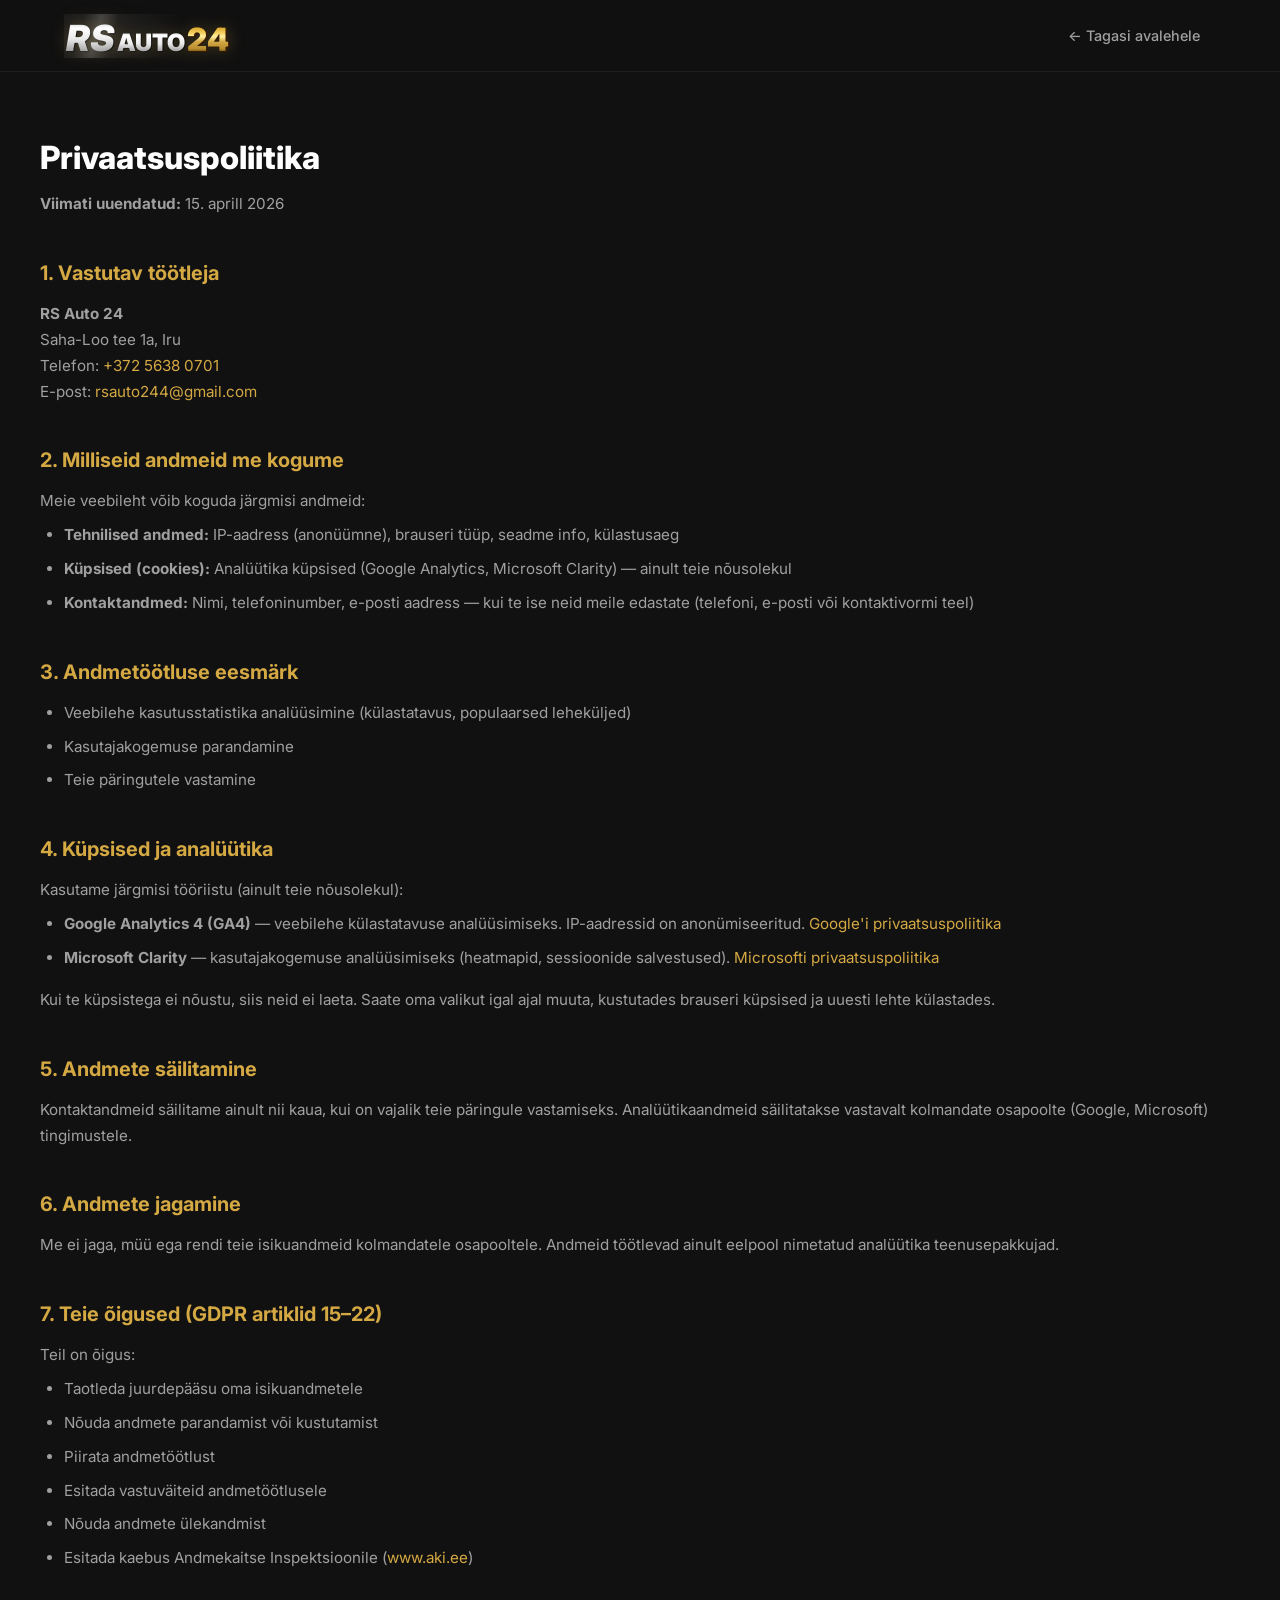
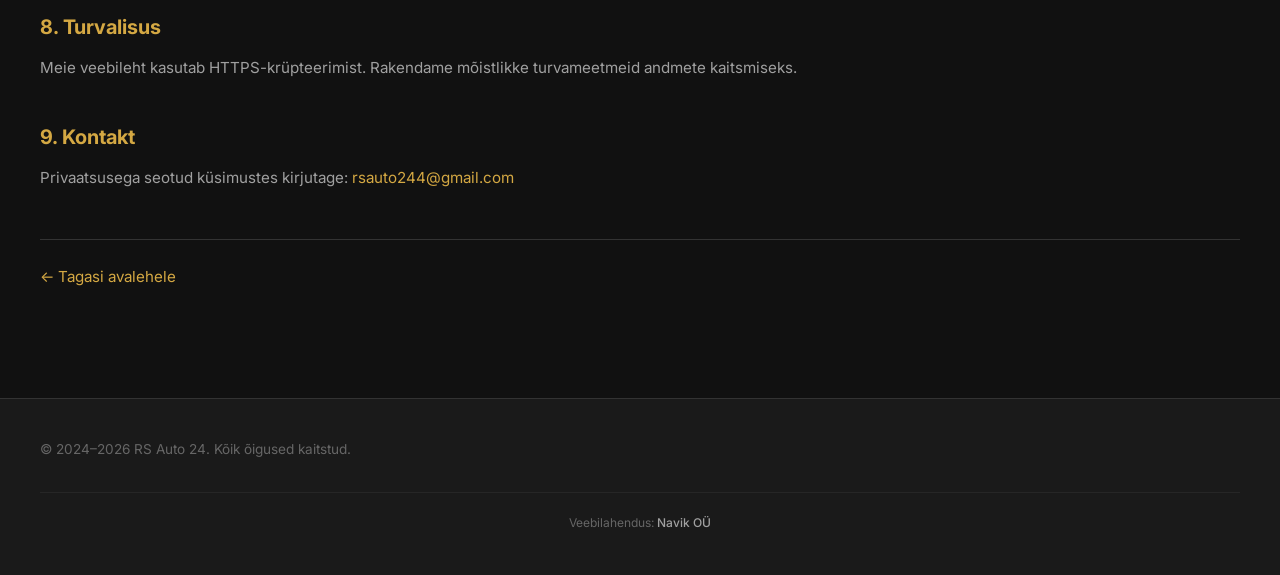
<file: privaatsuspoliitika.html>
<!DOCTYPE html>
<html lang="et">
<head>
  <meta charset="UTF-8">
  <meta name="viewport" content="width=device-width, initial-scale=1.0">
  <title>Privaatsuspoliitika – RS Auto 24</title>
  <meta name="description" content="RS Auto 24 privaatsuspoliitika. Kuidas me kogume ja kasutame teie andmeid.">
  <meta name="robots" content="noindex, follow">
  <link rel="canonical" href="https://rsauto24.ee/privaatsuspoliitika.html">
  <link rel="icon" type="image/svg+xml" href="assets/favicon.svg">
  <link rel="icon" type="image/png" sizes="32x32" href="assets/favicon-32.png">
  <link rel="stylesheet" href="styles.css?v=2.2">
</head>
<body>

  <header class="header" id="top">
    <div class="header-inner">
      <a href="index.html" class="header-logo-link">
        <canvas id="headerLogoCanvas" class="header-logo-canvas" aria-label="RS Auto 24 logo"></canvas>
      </a>
      <nav class="nav-links" id="navLinks">
        <a href="index.html">← Tagasi avalehele</a>
      </nav>
    </div>
  </header>

  <main class="section privacy-page">
    <div class="container">
      <h1>Privaatsuspoliitika</h1>
      <p class="privacy-updated"><strong>Viimati uuendatud:</strong> 15. aprill 2026</p>

      <h2>1. Vastutav töötleja</h2>
      <p>
        <strong>RS Auto 24</strong><br>
        Saha-Loo tee 1a, Iru<br>
        Telefon: <a href="tel:+37256380701">+372 5638 0701</a><br>
        E-post: <a href="mailto:rsauto244@gmail.com">rsauto244@gmail.com</a>
      </p>

      <h2>2. Milliseid andmeid me kogume</h2>
      <p>Meie veebileht võib koguda järgmisi andmeid:</p>
      <ul>
        <li><strong>Tehnilised andmed:</strong> IP-aadress (anonüümne), brauseri tüüp, seadme info, külastusaeg</li>
        <li><strong>Küpsised (cookies):</strong> Analüütika küpsised (Google Analytics, Microsoft Clarity) — ainult teie nõusolekul</li>
        <li><strong>Kontaktandmed:</strong> Nimi, telefoninumber, e-posti aadress — kui te ise neid meile edastate (telefoni, e-posti või kontaktivormi teel)</li>
      </ul>

      <h2>3. Andmetöötluse eesmärk</h2>
      <ul>
        <li>Veebilehe kasutusstatistika analüüsimine (külastatavus, populaarsed leheküljed)</li>
        <li>Kasutajakogemuse parandamine</li>
        <li>Teie päringutele vastamine</li>
      </ul>

      <h2>4. Küpsised ja analüütika</h2>
      <p>Kasutame järgmisi tööriistu (ainult teie nõusolekul):</p>
      <ul>
        <li><strong>Google Analytics 4 (GA4)</strong> — veebilehe külastatavuse analüüsimiseks. IP-aadressid on anonümiseeritud. <a href="https://policies.google.com/privacy" target="_blank" rel="noopener">Google'i privaatsuspoliitika</a></li>
        <li><strong>Microsoft Clarity</strong> — kasutajakogemuse analüüsimiseks (heatmapid, sessioonide salvestused). <a href="https://privacy.microsoft.com/privacystatement" target="_blank" rel="noopener">Microsofti privaatsuspoliitika</a></li>
      </ul>
      <p>Kui te küpsistega ei nõustu, siis neid ei laeta. Saate oma valikut igal ajal muuta, kustutades brauseri küpsised ja uuesti lehte külastades.</p>

      <h2>5. Andmete säilitamine</h2>
      <p>Kontaktandmeid säilitame ainult nii kaua, kui on vajalik teie päringule vastamiseks. Analüütikaandmeid säilitatakse vastavalt kolmandate osapoolte (Google, Microsoft) tingimustele.</p>

      <h2>6. Andmete jagamine</h2>
      <p>Me ei jaga, müü ega rendi teie isikuandmeid kolmandatele osapooltele. Andmeid töötlevad ainult eelpool nimetatud analüütika teenusepakkujad.</p>

      <h2>7. Teie õigused (GDPR artiklid 15–22)</h2>
      <p>Teil on õigus:</p>
      <ul>
        <li>Taotleda juurdepääsu oma isikuandmetele</li>
        <li>Nõuda andmete parandamist või kustutamist</li>
        <li>Piirata andmetöötlust</li>
        <li>Esitada vastuväiteid andmetöötlusele</li>
        <li>Nõuda andmete ülekandmist</li>
        <li>Esitada kaebus Andmekaitse Inspektsioonile (<a href="https://www.aki.ee" target="_blank" rel="noopener">www.aki.ee</a>)</li>
      </ul>

      <h2>8. Turvalisus</h2>
      <p>Meie veebileht kasutab HTTPS-krüpteerimist. Rakendame mõistlikke turvameetmeid andmete kaitsmiseks.</p>

      <h2>9. Kontakt</h2>
      <p>Privaatsusega seotud küsimustes kirjutage: <a href="mailto:rsauto244@gmail.com">rsauto244@gmail.com</a></p>

      <p class="privacy-footer">
        <a href="index.html">← Tagasi avalehele</a>
      </p>
    </div>
  </main>

  <footer class="footer">
    <div class="footer-inner">
      <div class="footer-left">
        <span class="footer-text">© 2024–2026 RS Auto 24. Kõik õigused kaitstud.</span>
      </div>
      <div class="footer-credit">
        <span>Veebilahendus: <a href="https://navik.ee/veeb/" target="_blank" rel="noopener">Navik OÜ</a></span>
      </div>
    </div>
  </footer>

  <script src="script.js?v=2.2"></script>
</body>
</html>
</file>
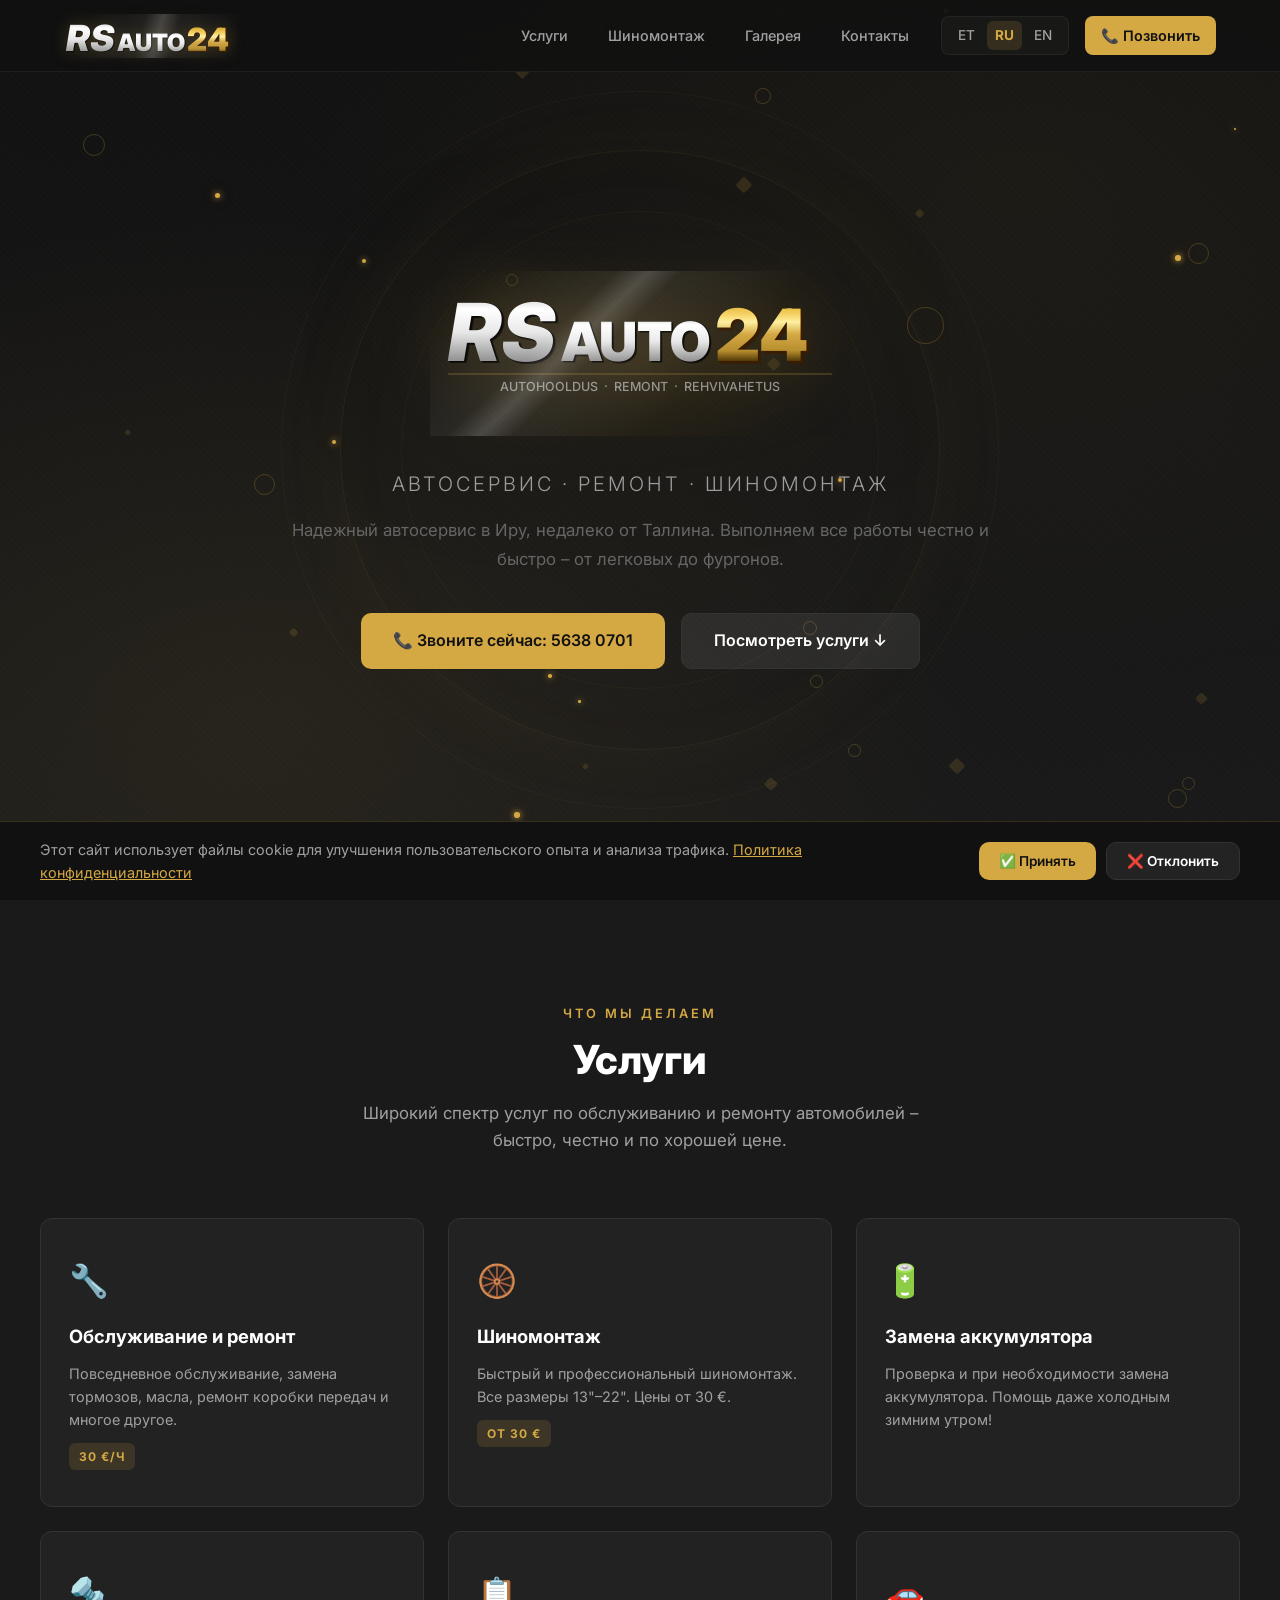
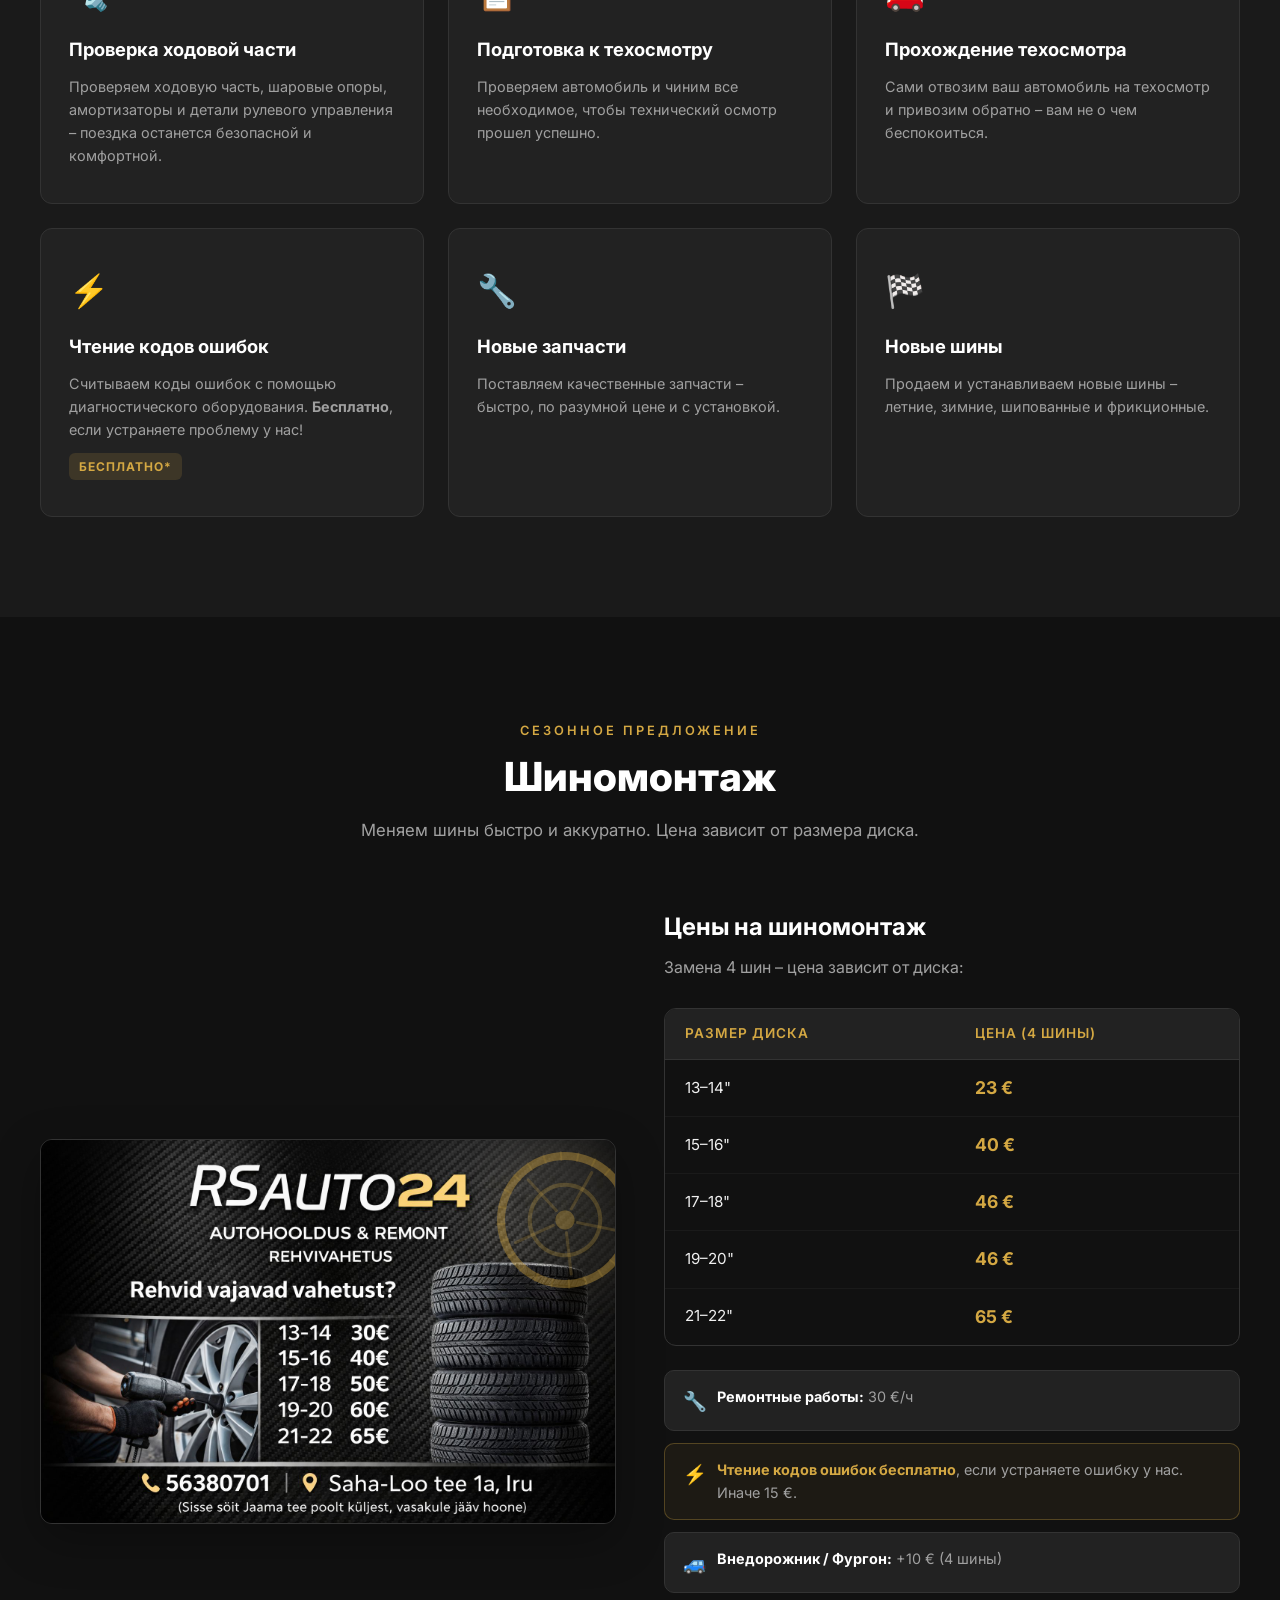
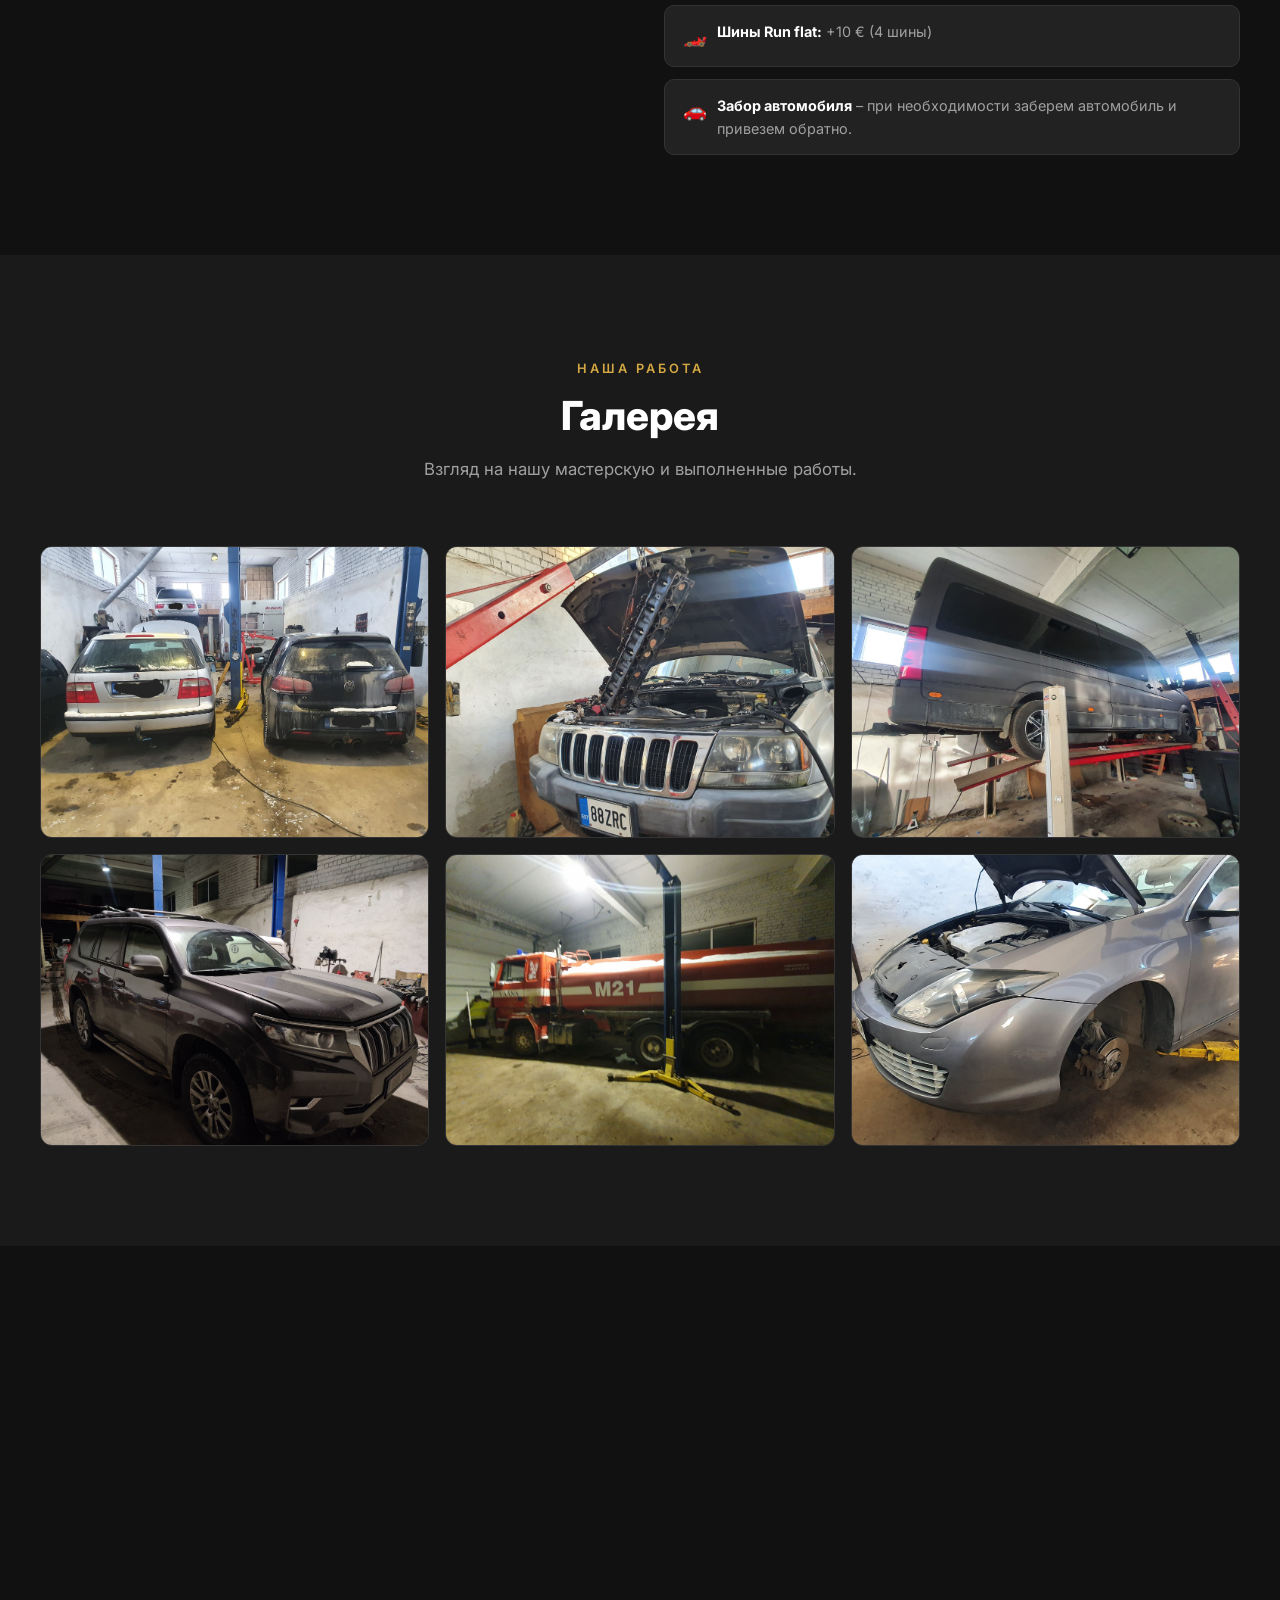
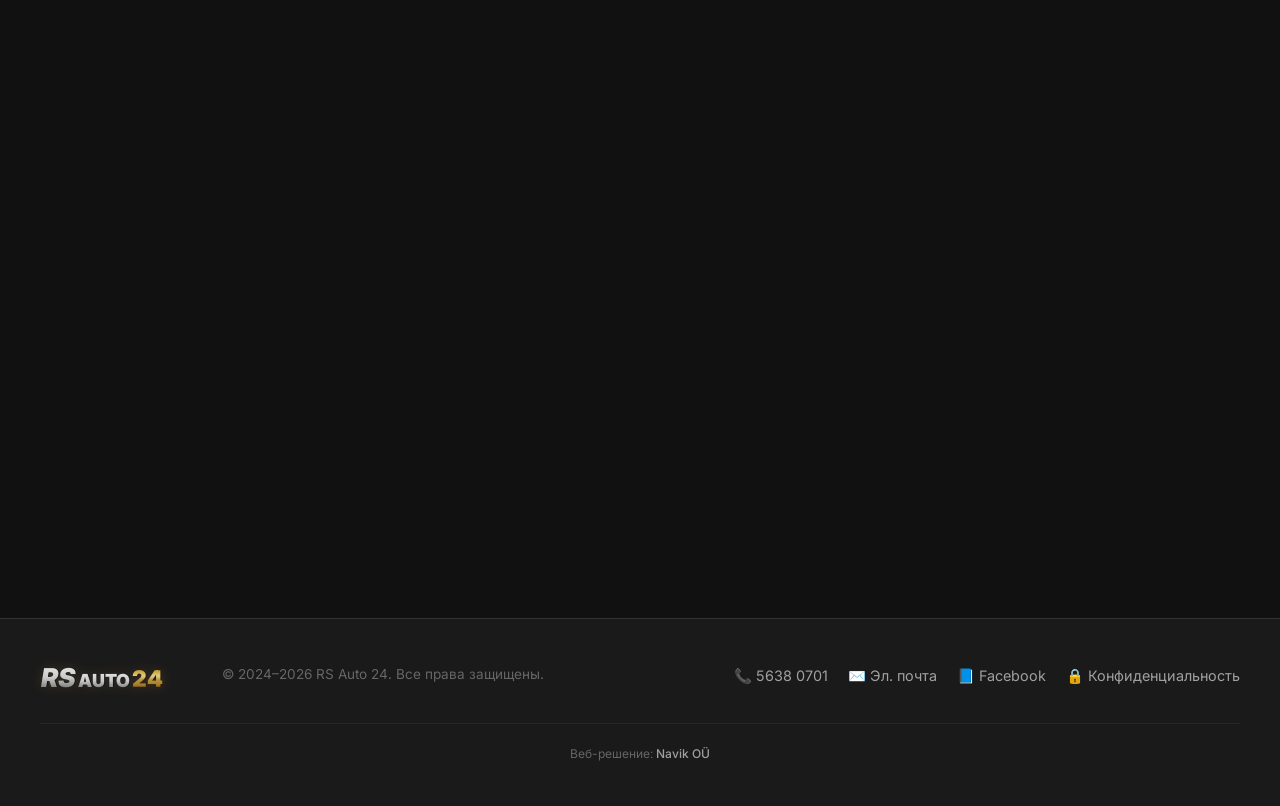
<file: ru.html>
<!DOCTYPE html>
<html lang="ru">
<head>
  <meta charset="UTF-8">
  <meta name="viewport" content="width=device-width, initial-scale=1.0">
  <title>RS Auto 24 – Автосервис и Ремонт | Иру, Таллин</title>
  <meta name="description" content="RS Auto 24 – профессиональное обслуживание автомобилей, ремонт и шиномонтаж в Иру, недалеко от Таллина. Ремонтные работы от 30€/ч. Шиномонтаж от 30€. Звоните 5638 0701!">
  <meta name="keywords" content="ремонт автомобилей, автосервис, шиномонтаж, Иру, Таллин, RS Auto 24, чтение кодов ошибок, замена аккумулятора, техосмотр">
  <meta name="robots" content="index, follow">
  <link rel="canonical" href="https://rsauto24.ee/ru.html">

  <!-- Hreflang -->
  <link rel="alternate" hreflang="et" href="https://rsauto24.ee/">
  <link rel="alternate" hreflang="en" href="https://rsauto24.ee/en.html">
  <link rel="alternate" hreflang="ru" href="https://rsauto24.ee/ru.html">
  <link rel="alternate" hreflang="x-default" href="https://rsauto24.ee/">

  <!-- Favicon -->
  <link rel="icon" type="image/svg+xml" href="assets/favicon.svg">
  <link rel="icon" type="image/png" sizes="32x32" href="assets/favicon-32.png">

  <!-- Open Graph -->
  <meta property="og:title" content="RS Auto 24 – Автосервис и Ремонт | Иру, Таллин">
  <meta property="og:description" content="Профессиональное обслуживание автомобилей, ремонт и шиномонтаж в Иру, недалеко от Таллина. Звоните 5638 0701!">
  <meta property="og:image" content="https://rsauto24.ee/assets/logo.jpg">
  <meta property="og:image:width" content="400">
  <meta property="og:image:height" content="400">
  <meta property="og:url" content="https://rsauto24.ee/ru.html">
  <meta property="og:type" content="website">
  <meta property="og:locale" content="ru_RU">
  <meta property="og:site_name" content="RS Auto 24">

  <!-- Twitter Card -->
  <meta name="twitter:card" content="summary">
  <meta name="twitter:title" content="RS Auto 24 – Автосервис и Ремонт">
  <meta name="twitter:description" content="Профессиональное обслуживание автомобилей в Иру. Звоните 5638 0701!">
  <meta name="twitter:image" content="https://rsauto24.ee/assets/logo.jpg">

  <!-- Styles -->
  <link rel="stylesheet" href="styles.css?v=2.2">

  <!-- Google Consent Mode v2 (default denied) -->
  <script>
    window.dataLayer = window.dataLayer || [];
    function gtag(){dataLayer.push(arguments);}
    gtag('consent', 'default', {
      'ad_storage': 'denied',
      'ad_user_data': 'denied',
      'ad_personalization': 'denied',
      'analytics_storage': 'denied',
      'wait_for_update': 500
    });
  </script>

  <!-- GA4 -->
  <script async src="https://www.googletagmanager.com/gtag/js?id=G-XXXXXXXXXX"></script>
  <script>
    window.dataLayer = window.dataLayer || [];
    function gtag(){dataLayer.push(arguments);}
    gtag('js', new Date());
    gtag('config', 'G-XXXXXXXXXX', { 'anonymize_ip': true });
  </script>

  <!-- JSON-LD Schema -->
  <script type="application/ld+json">
  {
    "@context": "https://schema.org",
    "@type": "AutoRepair",
    "name": "RS Auto 24",
    "description": "Обслуживание автомобилей, ремонт и шиномонтаж в Иру, недалеко от Таллина.",
    "image": "assets/logo.jpg",
    "telephone": "+3725638 0701",
    "email": "rsauto244@gmail.com",
    "address": {
      "@type": "PostalAddress",
      "streetAddress": "Saha-Loo tee 1a",
      "addressLocality": "Iru",
      "addressCountry": "EE"
    },
    "geo": {
      "@type": "GeoCoordinates",
      "latitude": 59.453944,
      "longitude": 24.920611
    },
    "url": "https://rsauto24.ee",
    "sameAs": [
      "https://www.facebook.com/profile.php?id=100089255232353"
    ],
    "priceRange": "€€",
    "openingHoursSpecification": {
      "@type": "OpeningHoursSpecification",
      "dayOfWeek": ["Monday","Tuesday","Wednesday","Thursday","Friday"],
      "opens": "09:00",
      "closes": "18:00"
    }
  }
  </script>
</head>
<body>

  <!-- ============ COOKIE BANNER ============ -->
  <div id="cookieBanner" class="cookie-banner" role="dialog" aria-label="Согласие на файлы cookie" style="display:none;">
    <div class="cookie-banner-inner">
      <p>Этот сайт использует файлы cookie для улучшения пользовательского опыта и анализа трафика. <a href="privaatsuspoliitika.html">Политика конфиденциальности</a></p>
      <div class="cookie-banner-actions">
        <button id="cookieAccept" class="btn btn-primary btn-sm">✅ Принять</button>
        <button id="cookieReject" class="btn btn-secondary btn-sm">❌ Отклонить</button>
      </div>
    </div>
  </div>

  <!-- ============ HEADER ============ -->
  <header class="header" id="top">
    <div class="header-inner">
      <a href="#top" class="header-logo-link" id="headerLogoLink">
        <canvas id="headerLogoCanvas" class="header-logo-canvas" aria-label="RS Auto 24 logo"></canvas>
      </a>
      <nav class="nav-links" id="navLinks">
        <a href="#teenused">Услуги</a>
        <a href="#rehvivahetus">Шиномонтаж</a>
        <a href="#galerii">Галерея</a>
        <a href="#kontakt">Контакты</a>
        <div class="lang-switch">
          <a href="index.html">ET</a>
          <a href="ru.html" class="active">RU</a>
          <a href="en.html">EN</a>
        </div>
        <a href="tel:+37256380701" class="nav-cta">📞 Позвонить</a>
      </nav>
      <button class="mobile-menu-btn" id="mobileMenuBtn" aria-label="Меню">
        <span></span>
        <span></span>
        <span></span>
      </button>
    </div>
  </header>

  <!-- ============ HERO ============ -->
  <section class="hero" id="hero">
    <div class="hero-bg"></div>
    <!-- Floating 3D particles -->
    <div class="hero-particles" id="heroParticles"></div>
    <!-- Animated glow ring -->
    <div class="hero-glow-ring"></div>
    <div class="hero-content">
      <h1 class="sr-only">RS Auto 24 – Автосервис и Ремонт в Иру</h1>
      <canvas id="heroLogoCanvas" class="hero-logo-canvas" aria-label="RS Auto 24"></canvas>
      <p class="hero-tagline">Автосервис · Ремонт · Шиномонтаж</p>
      <p class="hero-subtitle">Надежный автосервис в Иру, недалеко от Таллина. Выполняем все работы честно и быстро – от легковых до фургонов.</p>
      <div class="hero-actions">
        <a href="tel:+37256380701" class="btn btn-primary">📞 Звоните сейчас: 5638 0701</a>
        <a href="#teenused" class="btn btn-secondary">Посмотреть услуги ↓</a>
      </div>
    </div>
  </section>

  <!-- ============ TEENUSED (Services) ============ -->
  <section class="section section-alt" id="teenused">
    <div class="container">
      <div class="section-header fade-in">
        <span class="section-label">Что мы делаем</span>
        <h2 class="section-title">Услуги</h2>
        <p class="section-desc">Широкий спектр услуг по обслуживанию и ремонту автомобилей – быстро, честно и по хорошей цене.</p>
      </div>

      <div class="services-grid stagger-children">
        <div class="service-card fade-in">
          <span class="service-icon">🔧</span>
          <h3>Обслуживание и ремонт</h3>
          <p>Повседневное обслуживание, замена тормозов, масла, ремонт коробки передач и многое другое.</p>
          <span class="service-badge">30 €/ч</span>
        </div>

        <div class="service-card fade-in">
          <span class="service-icon">🛞</span>
          <h3>Шиномонтаж</h3>
          <p>Быстрый и профессиональный шиномонтаж. Все размеры 13"–22". Цены от 30 €.</p>
          <span class="service-badge">От 30 €</span>
        </div>

        <div class="service-card fade-in">
          <span class="service-icon">🔋</span>
          <h3>Замена аккумулятора</h3>
          <p>Проверка и при необходимости замена аккумулятора. Помощь даже холодным зимним утром!</p>
        </div>

        <div class="service-card fade-in">
          <span class="service-icon">🔩</span>
          <h3>Проверка ходовой части</h3>
          <p>Проверяем ходовую часть, шаровые опоры, амортизаторы и детали рулевого управления – поездка останется безопасной и комфортной.</p>
        </div>
        <div class="service-card fade-in">
          <span class="service-icon">📋</span>
          <h3>Подготовка к техосмотру</h3>
          <p>Проверяем автомобиль и чиним все необходимое, чтобы технический осмотр прошел успешно.</p>
        </div>

        <div class="service-card fade-in">
          <span class="service-icon">🚗</span>
          <h3>Прохождение техосмотра</h3>
          <p>Сами отвозим ваш автомобиль на техосмотр и привозим обратно – вам не о чем беспокоиться.</p>
        </div>

        <div class="service-card fade-in">
          <span class="service-icon">⚡</span>
          <h3>Чтение кодов ошибок</h3>
          <p>Считываем коды ошибок с помощью диагностического оборудования. <strong>Бесплатно</strong>, если устраняете проблему у нас!</p>
          <span class="service-badge">Бесплатно*</span>
        </div>

        <div class="service-card fade-in">
          <span class="service-icon">🔧</span>
          <h3>Новые запчасти</h3>
          <p>Поставляем качественные запчасти – быстро, по разумной цене и с установкой.</p>
        </div>

        <div class="service-card fade-in">
          <span class="service-icon">🏁</span>
          <h3>Новые шины</h3>
          <p>Продаем и устанавливаем новые шины – летние, зимние, шипованные и фрикционные.</p>
        </div>
      </div>
    </div>
  </section>

  <!-- ============ REHVIVAHETUS (Tire Change Pricing) ============ -->
  <section class="section" id="rehvivahetus">
    <div class="container">
      <div class="section-header fade-in">
        <span class="section-label">Сезонное предложение</span>
        <h2 class="section-title">Шиномонтаж</h2>
        <p class="section-desc">Меняем шины быстро и аккуратно. Цена зависит от размера диска.</p>
      </div>

      <div class="pricing-section">
        <div class="pricing-image fade-in">
          <img src="assets/tire-prices.jpg" alt="RS Auto 24 цены на шиномонтаж" loading="lazy">
          <!-- 3D rotating tire overlay -->
          <canvas id="tireCanvas" class="tire-canvas"></canvas>
        </div>

        <div class="pricing-content fade-in">
          <h3>Цены на шиномонтаж</h3>
          <p>Замена 4 шин – цена зависит от диска:</p>

          <table class="price-table">
            <thead>
              <tr>
                <th>Размер диска</th>
                <th>Цена (4 шины)</th>
              </tr>
            </thead>
            <tbody>
              <tr>
                <td>13–14"</td>
                <td class="price">30 €</td>
              </tr>
              <tr>
                <td>15–16"</td>
                <td class="price">40 €</td>
              </tr>
              <tr>
                <td>17–18"</td>
                <td class="price">50 €</td>
              </tr>
              <tr>
                <td>19–20"</td>
                <td class="price">60 €</td>
              </tr>
              <tr>
                <td>21–22"</td>
                <td class="price">65 €</td>
              </tr>
            </tbody>
          </table>

          <div class="pricing-extra">
            <div class="pricing-note">
              <span class="note-icon">🔧</span>
              <div><strong>Ремонтные работы:</strong> 30 €/ч</div>
            </div>
            <div class="pricing-note highlight">
              <span class="note-icon">⚡</span>
              <div><strong>Чтение кодов ошибок бесплатно</strong>, если устраняете ошибку у нас. Иначе 15 €.</div>
            </div>
            <div class="pricing-note">
              <span class="note-icon">🚙</span>
              <div><strong>Внедорожник / Фургон:</strong> +10 € (4 шины)</div>
            </div>
            <div class="pricing-note">
              <span class="note-icon">🏎️</span>
              <div><strong>Шины Run flat:</strong> +10 € (4 шины)</div>
            </div>
            <div class="pricing-note">
              <span class="note-icon">🚗</span>
              <div><strong>Забор автомобиля</strong> – при необходимости заберем автомобиль и привезем обратно.</div>
            </div>
          </div>
        </div>
      </div>
    </div>
  </section>

  <!-- ============ GALERII (Gallery) ============ -->
  <section class="section section-alt" id="galerii">
    <div class="container">
      <div class="section-header fade-in">
        <span class="section-label">Наша работа</span>
        <h2 class="section-title">Галерея</h2>
        <p class="section-desc">Взгляд на нашу мастерскую и выполненные работы.</p>
      </div>

      <div class="gallery-grid stagger-children">
        <div class="gallery-item fade-in">
          <img src="assets/gallery-1.jpg" alt="RS Auto 24 мастерская" loading="lazy">
          <span class="gallery-caption">Просторная мастерская с несколькими подъемниками</span>
        </div>
        <div class="gallery-item fade-in">
          <img src="assets/gallery-2.jpg" alt="Ремонт двигателя" loading="lazy">
          <span class="gallery-caption">Капитальный ремонт двигателя</span>
        </div>
        <div class="gallery-item fade-in">
          <img src="assets/gallery-3.jpg" alt="Большой автомобиль на подъемнике" loading="lazy">
          <span class="gallery-caption">Помещаются даже крупные автомобили</span>
        </div>
        <div class="gallery-item fade-in">
          <img src="assets/gallery-4.jpg" alt="Toyota Land Cruiser в мастерской" loading="lazy">
          <span class="gallery-caption">Toyota Land Cruiser на обслуживании</span>
        </div>
        <div class="gallery-item fade-in">
          <img src="assets/gallery-5.jpg" alt="Ремонт пожарной машины" loading="lazy">
          <span class="gallery-caption">Обслуживание пожарной машины</span>
        </div>
        <div class="gallery-item fade-in">
          <img src="assets/gallery-6.jpg" alt="Замена тормозов" loading="lazy">
          <span class="gallery-caption">Обслуживание и замена тормозов</span>
        </div>
      </div>
    </div>
  </section>

  <!-- ============ KONTAKT (Contact) ============ -->
  <section class="section" id="kontakt">
    <div class="container">
      <div class="section-header fade-in">
        <span class="section-label">Свяжитесь с нами</span>
        <h2 class="section-title">Контакты</h2>
        <p class="section-desc">Звоните, пишите или приезжайте – всегда рады помочь!</p>
      </div>

      <div class="contact-grid">
        <div class="contact-info fade-in">
          <div class="contact-card">
            <div class="contact-icon">📞</div>
            <div>
              <h4>Телефон</h4>
              <a href="tel:+37256380701">5638 0701</a>
              <p class="contact-direction">Звоните или пишите – договоримся о времени!</p>
            </div>
          </div>

          <div class="contact-card">
            <div class="contact-icon">✉️</div>
            <div>
              <h4>Эл. почта</h4>
              <a href="mailto:rsauto244@gmail.com">rsauto244@gmail.com</a>
            </div>
          </div>

          <div class="contact-card">
            <div class="contact-icon">📍</div>
            <div>
              <h4>Расположение</h4>
              <p>Saha-Loo tee 1a, Iru</p>
              <p class="contact-direction">59°27'14.2"N 24°55'14.2"E</p>
              <p class="contact-direction">Въезд со стороны Jaama tee, здание слева</p>
            </div>
          </div>

          <div class="contact-card">
            <div class="contact-icon">📘</div>
            <div>
              <h4>Facebook</h4>
              <a href="https://www.facebook.com/profile.php?id=100089255232353" target="_blank" rel="noopener noreferrer">RSauto24</a>
              <p class="contact-direction">Подписывайтесь на нас в Facebook!</p>
            </div>
          </div>
        </div>

        <div class="contact-map fade-in">
          <a href="https://www.google.com/maps?q=59.453944,24.920611" target="_blank" rel="noopener" title="Открыть в Google Maps">
            <img src="assets/kaart.png?v=3" alt="Расположение RS Auto 24 на карте – Saha-Loo tee, Iru" class="contact-map-img" />
          </a>
        </div>

      </div>
    </div>
  </section>

  <!-- ============ FOOTER ============ -->
  <footer class="footer">
    <div class="footer-inner">
      <div class="footer-left">
        <canvas id="footerLogoCanvas" class="footer-logo-canvas" aria-label="RS Auto 24"></canvas>
        <span class="footer-text">© 2024–2026 RS Auto 24. Все права защищены.</span>
      </div>
      <div class="footer-links">
        <a href="tel:+37256380701">📞 5638 0701</a>
        <a href="mailto:rsauto244@gmail.com">✉️ Эл. почта</a>
        <a href="https://www.facebook.com/profile.php?id=100089255232353" target="_blank" rel="noopener noreferrer">📘 Facebook</a>
        <a href="privaatsuspoliitika.html">🔒 Конфиденциальность</a>
      </div>
      <div class="footer-credit">
        <span>Веб-решение: <a href="https://navik.ee/veeb/" target="_blank" rel="noopener">Navik OÜ</a></span>
      </div>
    </div>
  </footer>

  <script src="script.js?v=2.2"></script>

  <!-- Cookie Consent Logic + MS Clarity (consent-gated) + GA4 Events -->
  <script>
    (function() {
      var banner = document.getElementById('cookieBanner');
      var acceptBtn = document.getElementById('cookieAccept');
      var rejectBtn = document.getElementById('cookieReject');
      var consent = localStorage.getItem('cookieConsent');

      if (!consent) {
        banner.style.display = 'flex';
      } else if (consent === 'accepted') {
        activateTracking();
      }

      acceptBtn.addEventListener('click', function() {
        localStorage.setItem('cookieConsent', 'accepted');
        banner.style.display = 'none';
        gtag('consent', 'update', {
          'ad_storage': 'granted',
          'ad_user_data': 'granted',
          'ad_personalization': 'granted',
          'analytics_storage': 'granted'
        });
        activateTracking();
      });

      rejectBtn.addEventListener('click', function() {
        localStorage.setItem('cookieConsent', 'rejected');
        banner.style.display = 'none';
      });

      function activateTracking() {
        if (!window._clarityLoaded) {
          window._clarityLoaded = true;
          (function(c,l,a,r,i,t,y){
            c[a]=c[a]||function(){(c[a].q=c[a].q||[]).push(arguments)};
            t=l.createElement(r);t.async=1;t.src="https://www.clarity.ms/tag/CLARITY_ID";
            y=l.getElementsByTagName(r)[0];y.parentNode.insertBefore(t,y);
          })(window,document,"clarity","script");
        }
      }

      document.querySelectorAll('a[href^="tel:"]').forEach(function(link) {
        link.addEventListener('click', function() {
          if (typeof gtag === 'function') {
            gtag('event', 'generate_lead', { event_category: 'contact', method: 'phone_call', page_section: 'rs_auto_24' });
          }
        });
      });

      document.querySelectorAll('a[href^="mailto:"]').forEach(function(link) {
        link.addEventListener('click', function() {
          if (typeof gtag === 'function') {
            gtag('event', 'generate_lead', { event_category: 'contact', method: 'email', page_section: 'rs_auto_24' });
          }
        });
      });

      var scrollMilestones = [25, 50, 75, 100];
      var firedMilestones = {};
      window.addEventListener('scroll', function() {
        var scrollPercent = Math.round((window.scrollY / (document.documentElement.scrollHeight - window.innerHeight)) * 100);
        scrollMilestones.forEach(function(milestone) {
          if (scrollPercent >= milestone && !firedMilestones[milestone]) {
            firedMilestones[milestone] = true;
            if (typeof gtag === 'function') {
              gtag('event', 'scroll', { event_category: 'engagement', percent_scrolled: milestone });
            }
          }
        });
      });
    })();
  </script>
</body>
</html>
</file>
<file: styles.css>
/* ============================================
   RS Auto 24 – Dark Premium Theme
   ============================================ */

@import url('https://fonts.googleapis.com/css2?family=Inter:wght@300;400;500;600;700;800;900&display=swap');

/* --- CSS Variables --- */
:root {
  --bg-primary: #111111;
  --bg-secondary: #1a1a1a;
  --bg-card: #222222;
  --bg-card-hover: #2a2a2a;
  --gold: #D4A843;
  --gold-light: #e8c36a;
  --gold-dark: #b88e2f;
  --white: #ffffff;
  --text-primary: #f0f0f0;
  --text-secondary: #a0a0a0;
  --text-muted: #666666;
  --border: #333333;
  --shadow: rgba(0, 0, 0, 0.4);
  --font: 'Inter', -apple-system, BlinkMacSystemFont, sans-serif;
  --max-width: 1200px;
  --header-height: 72px;
  --radius: 12px;
  --transition: 0.3s cubic-bezier(0.4, 0, 0.2, 1);
}

/* --- Reset --- */
*, *::before, *::after {
  margin: 0;
  padding: 0;
  box-sizing: border-box;
}

html {
  scroll-behavior: smooth;
  scroll-padding-top: var(--header-height);
}

body {
  font-family: var(--font);
  background: var(--bg-primary);
  color: var(--text-primary);
  line-height: 1.6;
  -webkit-font-smoothing: antialiased;
  overflow-x: hidden;
}

img {
  max-width: 100%;
  height: auto;
  display: block;
}

a {
  color: var(--gold);
  text-decoration: none;
  transition: color var(--transition);
}

a:hover {
  color: var(--gold-light);
}

ul {
  list-style: none;
}

/* --- Header --- */
.header {
  position: fixed;
  top: 0;
  left: 0;
  right: 0;
  z-index: 1000;
  background: rgba(17, 17, 17, 0.85);
  backdrop-filter: blur(20px);
  -webkit-backdrop-filter: blur(20px);
  border-bottom: 1px solid rgba(255, 255, 255, 0.06);
  height: var(--header-height);
  transition: all var(--transition);
}

.header.scrolled {
  background: rgba(17, 17, 17, 0.95);
  box-shadow: 0 4px 30px var(--shadow);
}

.header-inner {
  max-width: var(--max-width);
  margin: 0 auto;
  padding: 0 24px;
  height: 100%;
  display: flex;
  align-items: center;
  justify-content: space-between;
}

.header-logo-canvas {
  height: 44px;
  width: auto;
  display: block;
  cursor: pointer;
  filter: drop-shadow(0 0 8px rgba(212, 168, 67, 0.25));
  transition: filter var(--transition), transform var(--transition);
}

.header-logo-link {
  display: flex;
  align-items: center;
  text-decoration: none;
}

.header-logo-link:hover .header-logo-canvas {
  filter: drop-shadow(0 0 16px rgba(212, 168, 67, 0.5));
  transform: scale(1.04);
}

.nav-links {
  display: flex;
  gap: 8px;
}

.nav-links a {
  color: var(--text-secondary);
  font-size: 0.9rem;
  font-weight: 500;
  padding: 8px 16px;
  border-radius: 8px;
  transition: all var(--transition);
}

.nav-links a:hover,
.nav-links a.active {
  color: var(--white);
  background: rgba(255, 255, 255, 0.06);
}

/* Language Switcher */
.lang-switch {
  display: flex;
  align-items: center;
  gap: 4px;
  background: rgba(255, 255, 255, 0.03);
  padding: 4px 8px;
  border-radius: 8px;
  border: 1px solid rgba(255, 255, 255, 0.05);
  margin: 0 8px;
}

.lang-switch a {
  padding: 4px 8px !important;
  font-size: 0.85rem !important;
  border-radius: 6px;
  color: var(--text-secondary) !important;
  transition: all var(--transition);
}

.lang-switch a:hover {
  color: var(--white) !important;
  background: rgba(255, 255, 255, 0.08);
}

.lang-switch a.active {
  color: var(--gold) !important;
  background: rgba(212, 168, 67, 0.15);
  font-weight: 700 !important;
}

.nav-cta {
  background: var(--gold) !important;
  color: var(--bg-primary) !important;
  font-weight: 600 !important;
}

.nav-cta:hover {
  background: var(--gold-light) !important;
  transform: translateY(-1px);
}

/* Mobile menu button */
.mobile-menu-btn {
  display: none;
  flex-direction: column;
  gap: 5px;
  background: none;
  border: none;
  cursor: pointer;
  padding: 8px;
}

.mobile-menu-btn span {
  display: block;
  width: 24px;
  height: 2px;
  background: var(--white);
  border-radius: 2px;
  transition: all var(--transition);
}

/* --- Hero --- */
.hero {
  position: relative;
  min-height: 100vh;
  display: flex;
  align-items: center;
  justify-content: center;
  text-align: center;
  padding: 120px 24px 80px;
  overflow: hidden;
}

.hero-bg {
  position: absolute;
  inset: 0;
  background:
    radial-gradient(ellipse at 20% 80%, rgba(212, 168, 67, 0.08) 0%, transparent 50%),
    radial-gradient(ellipse at 80% 20%, rgba(212, 168, 67, 0.05) 0%, transparent 50%),
    linear-gradient(180deg, var(--bg-primary) 0%, var(--bg-secondary) 100%);
  z-index: 0;
}

/* Carbon fiber texture pattern */
.hero-bg::after {
  content: '';
  position: absolute;
  inset: 0;
  background-image: 
    repeating-linear-gradient(
      45deg,
      transparent,
      transparent 2px,
      rgba(255, 255, 255, 0.015) 2px,
      rgba(255, 255, 255, 0.015) 4px
    );
  opacity: 0.5;
}

.hero-content {
  position: relative;
  z-index: 1;
  max-width: 700px;
}

.hero-logo-canvas {
  width: 420px;
  max-width: 85vw;
  height: auto;
  display: block;
  margin: 0 auto 32px;
  filter:
    drop-shadow(0 0 40px rgba(212, 168, 67, 0.35))
    drop-shadow(0 4px 60px rgba(0, 0, 0, 0.6));
  animation: heroLogoFloat 6s ease-in-out infinite;
}

@keyframes heroLogoFloat {
  0%, 100% { transform: translateY(0) rotateX(0deg); }
  50%       { transform: translateY(-10px) rotateX(2deg); }
}

.footer-logo-canvas {
  height: 32px;
  width: auto;
  display: block;
  filter: drop-shadow(0 0 6px rgba(212, 168, 67, 0.2));
  opacity: 0.85;
}

.hero-tagline {
  font-size: 1.25rem;
  font-weight: 300;
  color: var(--text-secondary);
  letter-spacing: 3px;
  text-transform: uppercase;
  margin-bottom: 16px;
}

.hero-subtitle {
  font-size: 1.05rem;
  color: var(--text-muted);
  margin-bottom: 40px;
  line-height: 1.7;
}

.hero-actions {
  display: flex;
  gap: 16px;
  justify-content: center;
  flex-wrap: wrap;
}

/* --- Buttons --- */
.btn {
  display: inline-flex;
  align-items: center;
  gap: 8px;
  padding: 14px 32px;
  border-radius: 10px;
  font-family: var(--font);
  font-size: 1rem;
  font-weight: 600;
  border: none;
  cursor: pointer;
  transition: all var(--transition);
  text-decoration: none;
}

.btn-primary {
  background: var(--gold);
  color: var(--bg-primary);
}

.btn-primary:hover {
  background: var(--gold-light);
  color: var(--bg-primary);
  transform: translateY(-2px);
  box-shadow: 0 8px 24px rgba(212, 168, 67, 0.3);
}

.btn-secondary {
  background: rgba(255, 255, 255, 0.08);
  color: var(--white);
  border: 1px solid var(--border);
}

.btn-secondary:hover {
  background: rgba(255, 255, 255, 0.12);
  color: var(--white);
  transform: translateY(-2px);
}

/* --- Sections --- */
.section {
  padding: 100px 24px;
}

.section-alt {
  background: var(--bg-secondary);
}

.container {
  max-width: var(--max-width);
  margin: 0 auto;
}

.section-header {
  text-align: center;
  margin-bottom: 64px;
}

.section-label {
  display: inline-block;
  font-size: 0.8rem;
  font-weight: 600;
  color: var(--gold);
  letter-spacing: 3px;
  text-transform: uppercase;
  margin-bottom: 12px;
}

.section-title {
  font-size: 2.5rem;
  font-weight: 800;
  color: var(--white);
  margin-bottom: 16px;
  line-height: 1.2;
}

.section-desc {
  font-size: 1.05rem;
  color: var(--text-secondary);
  max-width: 600px;
  margin: 0 auto;
}

/* --- Services --- */
.services-grid {
  display: grid;
  grid-template-columns: repeat(3, 1fr);
  gap: 24px;
}

.service-card {
  background: var(--bg-card);
  border-radius: var(--radius);
  padding: 36px 28px;
  border: 1px solid var(--border);
  transition: all var(--transition);
  position: relative;
  overflow: hidden;
}

.service-card::before {
  content: '';
  position: absolute;
  top: 0;
  left: 0;
  right: 0;
  height: 3px;
  background: linear-gradient(90deg, var(--gold), var(--gold-light));
  transform: scaleX(0);
  transform-origin: left;
  transition: transform var(--transition);
}

.service-card:hover {
  background: var(--bg-card-hover);
  transform: translateY(-4px);
  border-color: rgba(212, 168, 67, 0.2);
  box-shadow: 0 12px 40px rgba(0, 0, 0, 0.3);
}

.service-card:hover::before {
  transform: scaleX(1);
}

.service-icon {
  font-size: 2rem;
  margin-bottom: 16px;
  display: block;
}

.service-card h3 {
  font-size: 1.15rem;
  font-weight: 700;
  color: var(--white);
  margin-bottom: 10px;
}

.service-card p {
  font-size: 0.9rem;
  color: var(--text-secondary);
  line-height: 1.6;
}

.service-badge {
  display: inline-block;
  background: rgba(212, 168, 67, 0.15);
  color: var(--gold);
  font-size: 0.75rem;
  font-weight: 700;
  padding: 4px 10px;
  border-radius: 6px;
  margin-top: 12px;
  text-transform: uppercase;
  letter-spacing: 1px;
}

/* --- Pricing Table --- */
.pricing-section {
  display: grid;
  grid-template-columns: 1fr 1fr;
  gap: 48px;
  align-items: center;
}

.pricing-image {
  border-radius: var(--radius);
  overflow: hidden;
  border: 1px solid var(--border);
  box-shadow: 0 16px 48px rgba(0, 0, 0, 0.3);
  position: relative;
}

.pricing-image img {
  width: 100%;
  height: auto;
  display: block;
}

.pricing-content h3 {
  font-size: 1.5rem;
  font-weight: 700;
  color: var(--white);
  margin-bottom: 8px;
}

.pricing-content > p {
  color: var(--text-secondary);
  margin-bottom: 28px;
}

.price-table {
  width: 100%;
  border-collapse: separate;
  border-spacing: 0;
  border-radius: var(--radius);
  overflow: hidden;
  border: 1px solid var(--border);
}

.price-table thead th {
  background: var(--bg-card);
  color: var(--gold);
  font-weight: 600;
  font-size: 0.85rem;
  letter-spacing: 1px;
  text-transform: uppercase;
  padding: 14px 20px;
  text-align: left;
  border-bottom: 1px solid var(--border);
}

.price-table tbody td {
  padding: 14px 20px;
  border-bottom: 1px solid rgba(255, 255, 255, 0.04);
  font-size: 0.95rem;
}

.price-table tbody tr {
  transition: background var(--transition);
}

.price-table tbody tr:hover {
  background: rgba(212, 168, 67, 0.06);
}

.price-table tbody tr:last-child td {
  border-bottom: none;
}

.price-table .price {
  color: var(--gold);
  font-weight: 700;
  font-size: 1.1rem;
}

.pricing-extra {
  margin-top: 24px;
  display: flex;
  flex-direction: column;
  gap: 12px;
}

.pricing-note {
  display: flex;
  align-items: flex-start;
  gap: 10px;
  padding: 14px 18px;
  background: var(--bg-card);
  border-radius: 10px;
  border: 1px solid var(--border);
  font-size: 0.9rem;
  color: var(--text-secondary);
}

.pricing-note .note-icon {
  font-size: 1.2rem;
  flex-shrink: 0;
  margin-top: 1px;
}

.pricing-note strong {
  color: var(--white);
}

.pricing-note.highlight {
  border-color: rgba(212, 168, 67, 0.3);
  background: rgba(212, 168, 67, 0.06);
}

.pricing-note.highlight strong {
  color: var(--gold);
}

/* --- Gallery --- */
.gallery-grid {
  display: grid;
  grid-template-columns: repeat(3, 1fr);
  gap: 16px;
}

.gallery-item {
  position: relative;
  border-radius: var(--radius);
  overflow: hidden;
  aspect-ratio: 4/3;
  cursor: pointer;
  border: 1px solid var(--border);
}

.gallery-item img {
  width: 100%;
  height: 100%;
  object-fit: cover;
  transition: transform 0.5s ease;
}

.gallery-item:hover img {
  transform: scale(1.06);
}

.gallery-item::after {
  content: '';
  position: absolute;
  inset: 0;
  background: linear-gradient(180deg, transparent 50%, rgba(0, 0, 0, 0.5) 100%);
  opacity: 0;
  transition: opacity var(--transition);
}

.gallery-item:hover::after {
  opacity: 1;
}

.gallery-caption {
  position: absolute;
  bottom: 0;
  left: 0;
  right: 0;
  padding: 16px;
  z-index: 1;
  color: var(--white);
  font-size: 0.85rem;
  font-weight: 500;
  opacity: 0;
  transform: translateY(8px);
  transition: all var(--transition);
}

.gallery-item:hover .gallery-caption {
  opacity: 1;
  transform: translateY(0);
}

/* --- Contact --- */
.contact-grid {
  display: grid;
  grid-template-columns: 1fr 1fr;
  gap: 48px;
}

.contact-info {
  display: flex;
  flex-direction: column;
  gap: 24px;
}

.contact-card {
  display: flex;
  align-items: flex-start;
  gap: 16px;
  padding: 24px;
  background: var(--bg-card);
  border-radius: var(--radius);
  border: 1px solid var(--border);
  transition: all var(--transition);
}

.contact-card:hover {
  border-color: rgba(212, 168, 67, 0.2);
  transform: translateX(4px);
}

.contact-icon {
  width: 48px;
  height: 48px;
  border-radius: 10px;
  background: rgba(212, 168, 67, 0.12);
  display: flex;
  align-items: center;
  justify-content: center;
  font-size: 1.3rem;
  flex-shrink: 0;
}

.contact-card h4 {
  font-size: 0.8rem;
  font-weight: 600;
  color: var(--text-muted);
  text-transform: uppercase;
  letter-spacing: 1px;
  margin-bottom: 4px;
}

.contact-card p,
.contact-card a {
  font-size: 1.05rem;
  color: var(--white);
  font-weight: 500;
}

.contact-card a:hover {
  color: var(--gold);
}

.contact-direction {
  font-size: 0.85rem !important;
  color: var(--text-secondary) !important;
  font-weight: 400 !important;
  margin-top: 4px;
}

.contact-map {
  border-radius: var(--radius);
  overflow: hidden;
  border: 1px solid var(--border);
  height: 100%;
  min-height: 360px;
}

.contact-map iframe {
  width: 100%;
  height: 100%;
  border: 0;
  display: block;
}

.contact-map-img {
  width: 100%;
  height: 100%;
  object-fit: cover;
  display: block;
  transition: opacity 0.2s ease, transform 0.3s ease;
}

.contact-map a:hover .contact-map-img {
  opacity: 0.9;
  transform: scale(1.01);
}

/* --- Footer --- */
.footer {
  background: var(--bg-secondary);
  border-top: 1px solid var(--border);
  padding: 40px 24px;
}

.footer-inner {
  max-width: var(--max-width);
  margin: 0 auto;
  display: flex;
  align-items: center;
  justify-content: space-between;
  gap: 16px;
  flex-wrap: wrap;
}

.footer-left {
  display: flex;
  align-items: center;
  gap: 12px;
}

.footer-logo {
  height: 32px;
  border-radius: 4px;
}

.footer-text {
  font-size: 0.85rem;
  color: var(--text-muted);
}

.footer-links {
  display: flex;
  gap: 20px;
  align-items: center;
}

.footer-links a {
  color: var(--text-secondary);
  font-size: 0.9rem;
  transition: color var(--transition);
}

.footer-links a:hover {
  color: var(--gold);
}

/* --- Animations --- */
.fade-in {
  opacity: 0;
  transform: translateY(24px);
  transition: opacity 0.6s ease, transform 0.6s ease;
}

.fade-in.visible {
  opacity: 1;
  transform: translateY(0);
}

/* Staggered children */
.stagger-children .fade-in:nth-child(1) { transition-delay: 0ms; }
.stagger-children .fade-in:nth-child(2) { transition-delay: 80ms; }
.stagger-children .fade-in:nth-child(3) { transition-delay: 160ms; }
.stagger-children .fade-in:nth-child(4) { transition-delay: 240ms; }
.stagger-children .fade-in:nth-child(5) { transition-delay: 320ms; }
.stagger-children .fade-in:nth-child(6) { transition-delay: 400ms; }

/* --- Responsive --- */
@media (max-width: 900px) {
  .services-grid {
    grid-template-columns: repeat(2, 1fr);
  }

  .pricing-section {
    grid-template-columns: 1fr;
    gap: 32px;
  }

  .contact-grid {
    grid-template-columns: 1fr;
  }

  .gallery-grid {
    grid-template-columns: repeat(2, 1fr);
  }

  .section-title {
    font-size: 2rem;
  }

  .section {
    padding: 72px 20px;
  }
}

@media (max-width: 640px) {
  :root {
    --header-height: 64px;
  }

  .nav-links {
    display: none;
    position: absolute;
    top: var(--header-height);
    left: 0;
    width: 100%;
    height: calc(100vh - var(--header-height));
    height: calc(100dvh - var(--header-height));
    background: var(--bg-primary);
    backdrop-filter: none;
    -webkit-backdrop-filter: none;
    flex-direction: column;
    padding: 32px 24px;
    gap: 4px;
    overflow-y: auto;
    -webkit-overflow-scrolling: touch;
  }

  .nav-links.open {
    display: flex;
  }

  .nav-links a {
    font-size: 1.1rem;
    padding: 14px 16px;
  }

  .lang-switch {
    margin: 12px 0 24px;
    justify-content: center;
    background: transparent;
    border: none;
    transform: scale(1.1);
  }

  .mobile-menu-btn {
    display: flex;
  }

  .mobile-menu-btn.open span:nth-child(1) {
    transform: rotate(45deg) translate(5px, 5px);
  }
  .mobile-menu-btn.open span:nth-child(2) {
    opacity: 0;
  }
  .mobile-menu-btn.open span:nth-child(3) {
    transform: rotate(-45deg) translate(5px, -5px);
  }

  .services-grid {
    grid-template-columns: 1fr;
  }

  .gallery-grid {
    grid-template-columns: 1fr;
  }

  .hero {
    min-height: 85vh;
    padding: 100px 20px 60px;
  }

  .hero-logo {
    width: 260px;
  }

  .hero-tagline {
    font-size: 1rem;
    letter-spacing: 2px;
  }

  .hero-actions {
    flex-direction: column;
    align-items: center;
  }

  .btn {
    width: 100%;
    justify-content: center;
    max-width: 300px;
  }

  .section-title {
    font-size: 1.65rem;
  }

  .section-header {
    margin-bottom: 40px;
  }

  .footer-inner {
    flex-direction: column;
    text-align: center;
  }

  .contact-map {
    min-height: 280px;
  }
}

/* ============================================
   3D / WOW EFFECTS
   ============================================ */

/* --- Hero Floating Particles --- */
.hero-particles {
  position: absolute;
  inset: 0;
  z-index: 0;
  overflow: hidden;
  pointer-events: none;
}

.particle {
  position: absolute;
  border-radius: 50%;
  pointer-events: none;
  will-change: transform;
}

.particle--spark {
  background: var(--gold);
  box-shadow: 0 0 6px var(--gold), 0 0 20px rgba(212, 168, 67, 0.3);
}

.particle--ring {
  border: 1px solid rgba(212, 168, 67, 0.25);
  background: transparent;
}

.particle--hex {
  border-radius: 2px;
  background: rgba(212, 168, 67, 0.15);
  transform: rotate(45deg);
}

@keyframes particleFloat {
  0%   { transform: translate(0, 0) scale(1) rotate(0deg); opacity: 0; }
  10%  { opacity: 1; }
  90%  { opacity: 1; }
  100% { transform: translate(var(--dx), var(--dy)) scale(0.3) rotate(360deg); opacity: 0; }
}

@keyframes particlePulse {
  0%, 100% { transform: scale(1); opacity: 0.4; }
  50%      { transform: scale(1.4); opacity: 0.8; }
}

/* --- Hero Glow Ring --- */
.hero-glow-ring {
  position: absolute;
  top: 50%;
  left: 50%;
  width: 600px;
  height: 600px;
  transform: translate(-50%, -50%);
  border-radius: 50%;
  border: 1px solid rgba(212, 168, 67, 0.08);
  box-shadow:
    0 0 80px rgba(212, 168, 67, 0.04),
    inset 0 0 80px rgba(212, 168, 67, 0.02);
  animation: glowRingPulse 6s ease-in-out infinite, glowRingSpin 30s linear infinite;
  z-index: 0;
  pointer-events: none;
}

.hero-glow-ring::before,
.hero-glow-ring::after {
  content: '';
  position: absolute;
  border-radius: 50%;
  border: 1px solid rgba(212, 168, 67, 0.05);
}

.hero-glow-ring::before {
  inset: -60px;
  animation: glowRingSpin 45s linear reverse infinite;
}

.hero-glow-ring::after {
  inset: 60px;
  animation: glowRingSpin 20s linear infinite;
}

@keyframes glowRingPulse {
  0%, 100% { transform: translate(-50%, -50%) scale(1); opacity: 0.6; }
  50%      { transform: translate(-50%, -50%) scale(1.08); opacity: 1; }
}

@keyframes glowRingSpin {
  from { rotate: 0deg; }
  to   { rotate: 360deg; }
}

/* --- 3D Tilt Service Cards --- */
.services-grid {
  perspective: 1200px;
}

.service-card {
  transform-style: preserve-3d;
  transition: all 0.4s cubic-bezier(0.23, 1, 0.32, 1);
}

.service-card:hover {
  transform: translateY(-4px);
}

.service-card .service-icon {
  transition: transform 0.4s ease;
}

.service-card:hover .service-icon {
  transform: translateZ(30px) scale(1.2);
}

.service-card::after {
  content: '';
  position: absolute;
  inset: 0;
  border-radius: inherit;
  background: radial-gradient(
    600px circle at var(--mouse-x, 50%) var(--mouse-y, 50%),
    rgba(212, 168, 67, 0.06) 0%,
    transparent 60%
  );
  opacity: 0;
  transition: opacity 0.4s ease;
  pointer-events: none;
}

.service-card:hover::after {
  opacity: 1;
}

/* --- Gallery 3D Lift --- */
.gallery-grid {
  perspective: 1400px;
}

.gallery-item {
  transform-style: preserve-3d;
  transition: all 0.5s cubic-bezier(0.23, 1, 0.32, 1);
}

.gallery-item:hover {
  box-shadow:
    0 20px 60px rgba(0, 0, 0, 0.5),
    0 0 30px rgba(212, 168, 67, 0.1);
}

/* Gold glow edge on gallery hover */
.gallery-item::before {
  content: '';
  position: absolute;
  inset: -2px;
  border-radius: var(--radius);
  background: linear-gradient(135deg, var(--gold) 0%, transparent 50%, var(--gold-dark) 100%);
  opacity: 0;
  transition: opacity 0.5s ease;
  z-index: -1;
}

.gallery-item:hover::before {
  opacity: 0.5;
}

/* --- Tire Canvas Overlay --- */
.tire-canvas {
  position: absolute;
  top: 0;
  right: -30px;
  width: 160px;
  height: 160px;
  pointer-events: none;
  z-index: 2;
  filter: drop-shadow(0 0 20px rgba(212, 168, 67, 0.3));
}

/* --- Parallax movement for hero content --- */
.hero-content {
  transform-style: preserve-3d;
}

/* --- Section title gold shimmer --- */
@keyframes shimmer {
  0%   { background-position: -200% center; }
  100% { background-position: 200% center; }
}

.section-title {
  background: linear-gradient(
    90deg,
    var(--white) 0%,
    var(--white) 35%,
    var(--gold-light) 50%,
    var(--white) 65%,
    var(--white) 100%
  );
  background-size: 200% auto;
  -webkit-background-clip: text;
  -webkit-text-fill-color: transparent;
  background-clip: text;
  animation: shimmer 8s linear infinite;
}

/* --- Contact cards 3D --- */
.contact-info {
  perspective: 800px;
}

.contact-card {
  transform-style: preserve-3d;
  transition: all 0.4s cubic-bezier(0.23, 1, 0.32, 1);
}

.contact-card:hover {
  transform: translateX(4px) rotateY(-2deg);
  box-shadow: 8px 8px 30px rgba(0, 0, 0, 0.3);
}

/* --- Pricing table row hover glow --- */
.price-table tbody tr {
  position: relative;
}

.price-table tbody tr::after {
  content: '';
  position: absolute;
  left: 0;
  right: 0;
  top: 0;
  bottom: 0;
  background: linear-gradient(90deg, rgba(212, 168, 67, 0.08) 0%, transparent 100%);
  opacity: 0;
  transition: opacity 0.3s ease;
  pointer-events: none;
}

.price-table tbody tr:hover::after {
  opacity: 1;
}

/* --- Responsive: tone down effects on mobile --- */
@media (max-width: 640px) {
  .hero-glow-ring {
    width: 300px;
    height: 300px;
  }
  
  .tire-canvas {
    width: 100px;
    height: 100px;
    right: -10px;
  }
  
  .services-grid,
  .gallery-grid,
  .contact-info {
    perspective: none;
  }
}

/* ============================================
   Cookie Banner
   ============================================ */
.cookie-banner {
  position: fixed;
  bottom: 0;
  left: 0;
  right: 0;
  z-index: 9999;
  display: flex;
  justify-content: center;
  padding: 16px;
  background: rgba(17, 17, 17, 0.92);
  backdrop-filter: blur(20px);
  -webkit-backdrop-filter: blur(20px);
  border-top: 1px solid rgba(212, 168, 67, 0.2);
  animation: cookieSlideUp 0.5s ease;
}

@keyframes cookieSlideUp {
  from { transform: translateY(100%); opacity: 0; }
  to   { transform: translateY(0); opacity: 1; }
}

.cookie-banner-inner {
  max-width: var(--max-width);
  display: flex;
  align-items: center;
  gap: 24px;
  flex-wrap: wrap;
}

.cookie-banner-inner p {
  font-size: 0.9rem;
  color: var(--text-secondary);
  flex: 1;
  min-width: 250px;
}

.cookie-banner-inner p a {
  color: var(--gold);
  text-decoration: underline;
}

.cookie-banner-actions {
  display: flex;
  gap: 10px;
  flex-shrink: 0;
}

.btn-sm {
  padding: 10px 20px;
  font-size: 0.85rem;
}

/* ============================================
   SR-Only (Screen Reader Only)
   ============================================ */
.sr-only {
  position: absolute;
  width: 1px;
  height: 1px;
  padding: 0;
  margin: -1px;
  overflow: hidden;
  clip: rect(0, 0, 0, 0);
  white-space: nowrap;
  border: 0;
}

/* ============================================
   Footer Credit
   ============================================ */
.footer-credit {
  width: 100%;
  text-align: center;
  padding-top: 16px;
  margin-top: 16px;
  border-top: 1px solid rgba(255, 255, 255, 0.05);
}

.footer-credit span {
  font-size: 0.75rem;
  color: var(--text-muted);
}

.footer-credit a {
  color: var(--text-secondary);
  font-weight: 500;
}

.footer-credit a:hover {
  color: var(--gold);
}

/* ============================================
   Privacy Policy Page
   ============================================ */
.privacy-page {
  padding-top: calc(var(--header-height) + 60px);
}

.privacy-page h1 {
  font-size: 2rem;
  font-weight: 800;
  color: var(--white);
  margin-bottom: 8px;
}

.privacy-page h2 {
  font-size: 1.25rem;
  font-weight: 700;
  color: var(--gold);
  margin-top: 40px;
  margin-bottom: 12px;
}

.privacy-page p,
.privacy-page li {
  font-size: 0.95rem;
  color: var(--text-secondary);
  line-height: 1.7;
  margin-bottom: 8px;
}

.privacy-page ul {
  list-style: disc;
  padding-left: 24px;
  margin-bottom: 16px;
}

.privacy-updated {
  color: var(--text-muted);
  font-size: 0.85rem;
  margin-bottom: 32px;
}

.privacy-footer {
  margin-top: 48px;
  padding-top: 24px;
  border-top: 1px solid var(--border);
}

@media (max-width: 640px) {
  .cookie-banner-inner {
    flex-direction: column;
    text-align: center;
  }

  .cookie-banner-actions {
    justify-content: center;
  }
}
</file>
